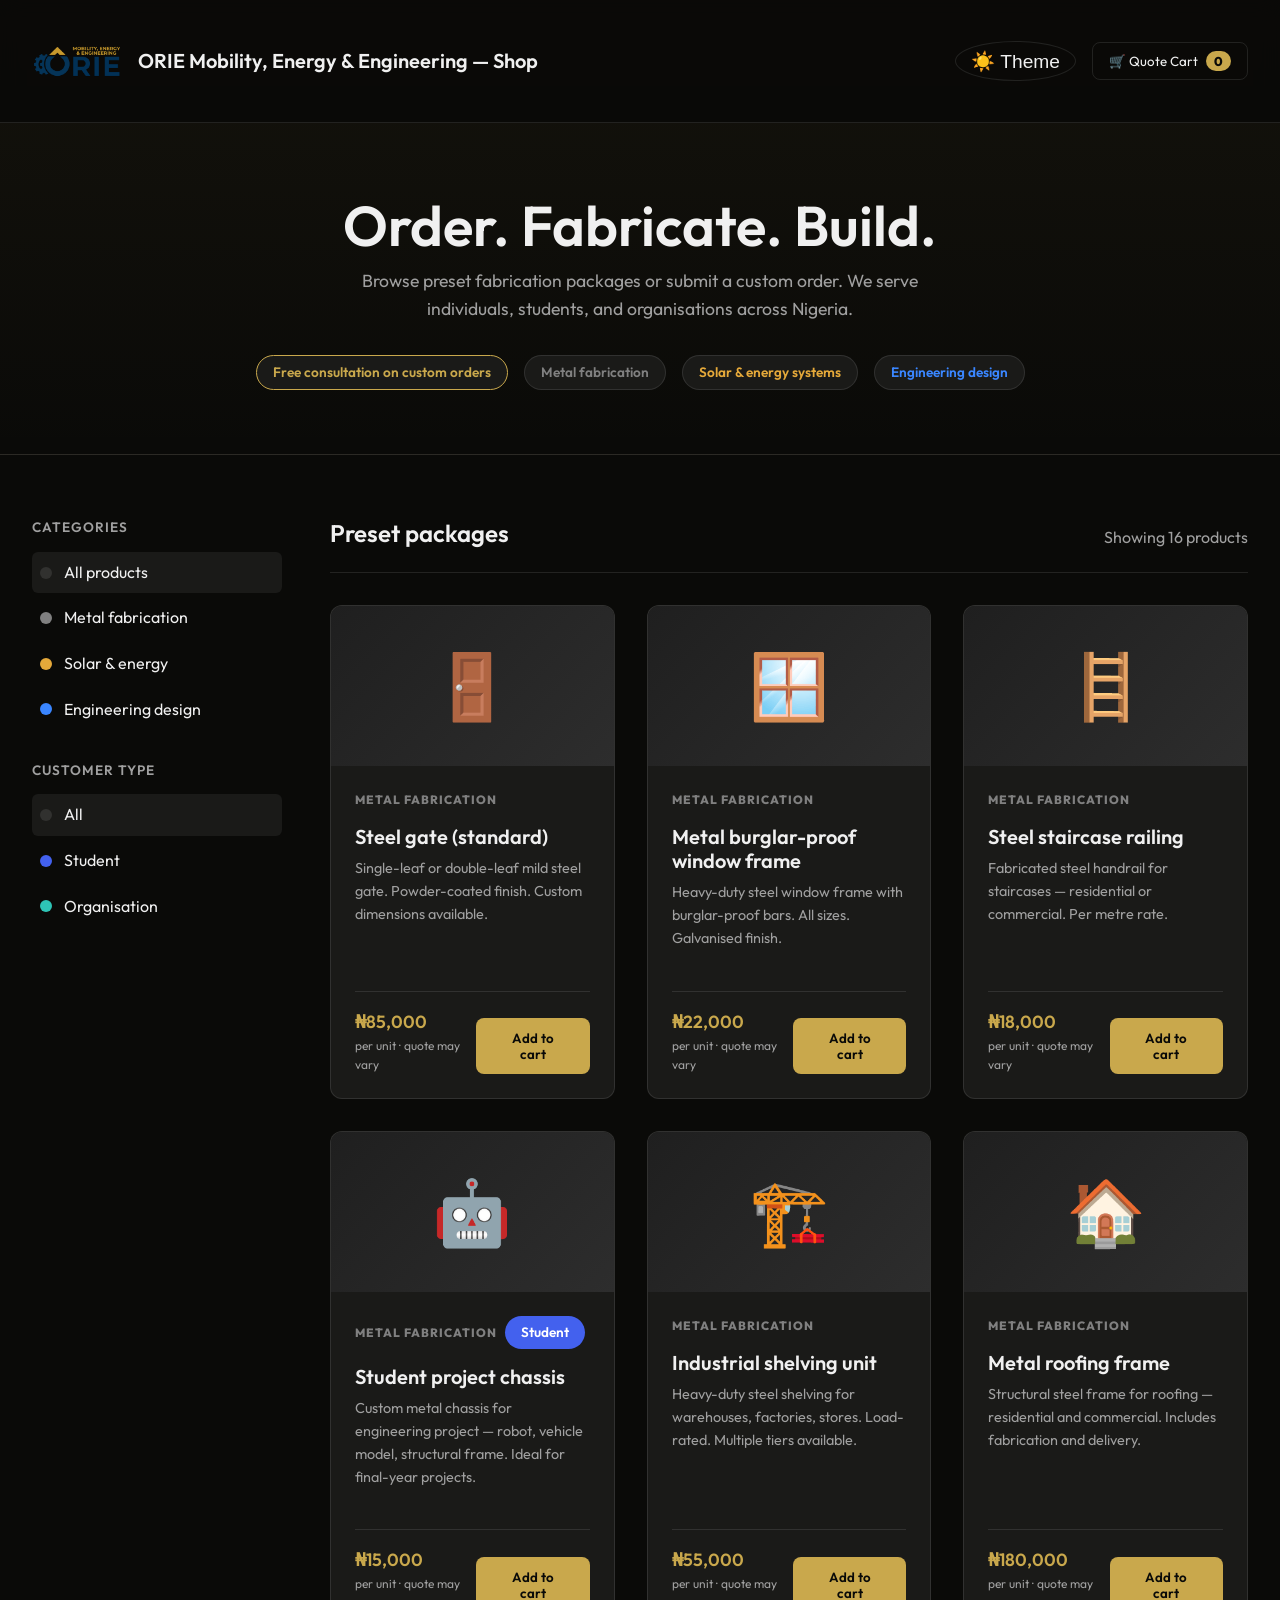
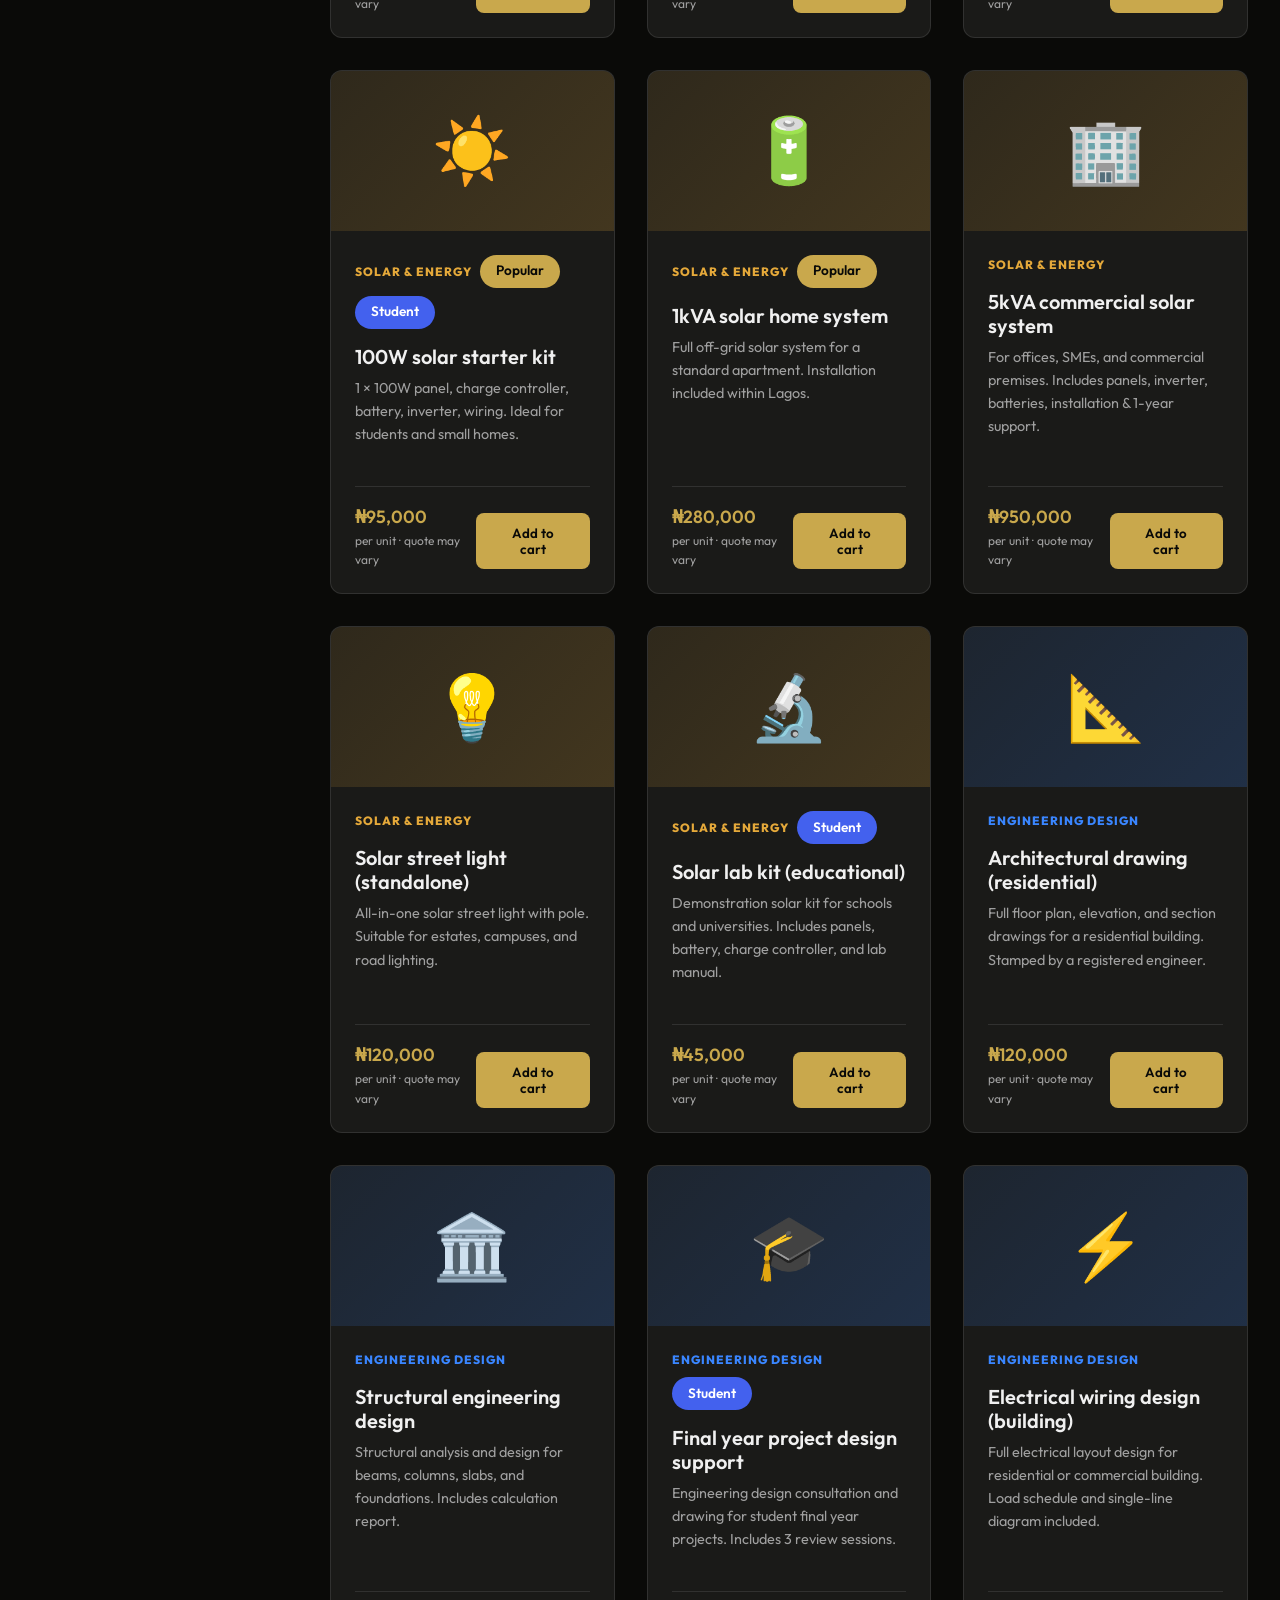
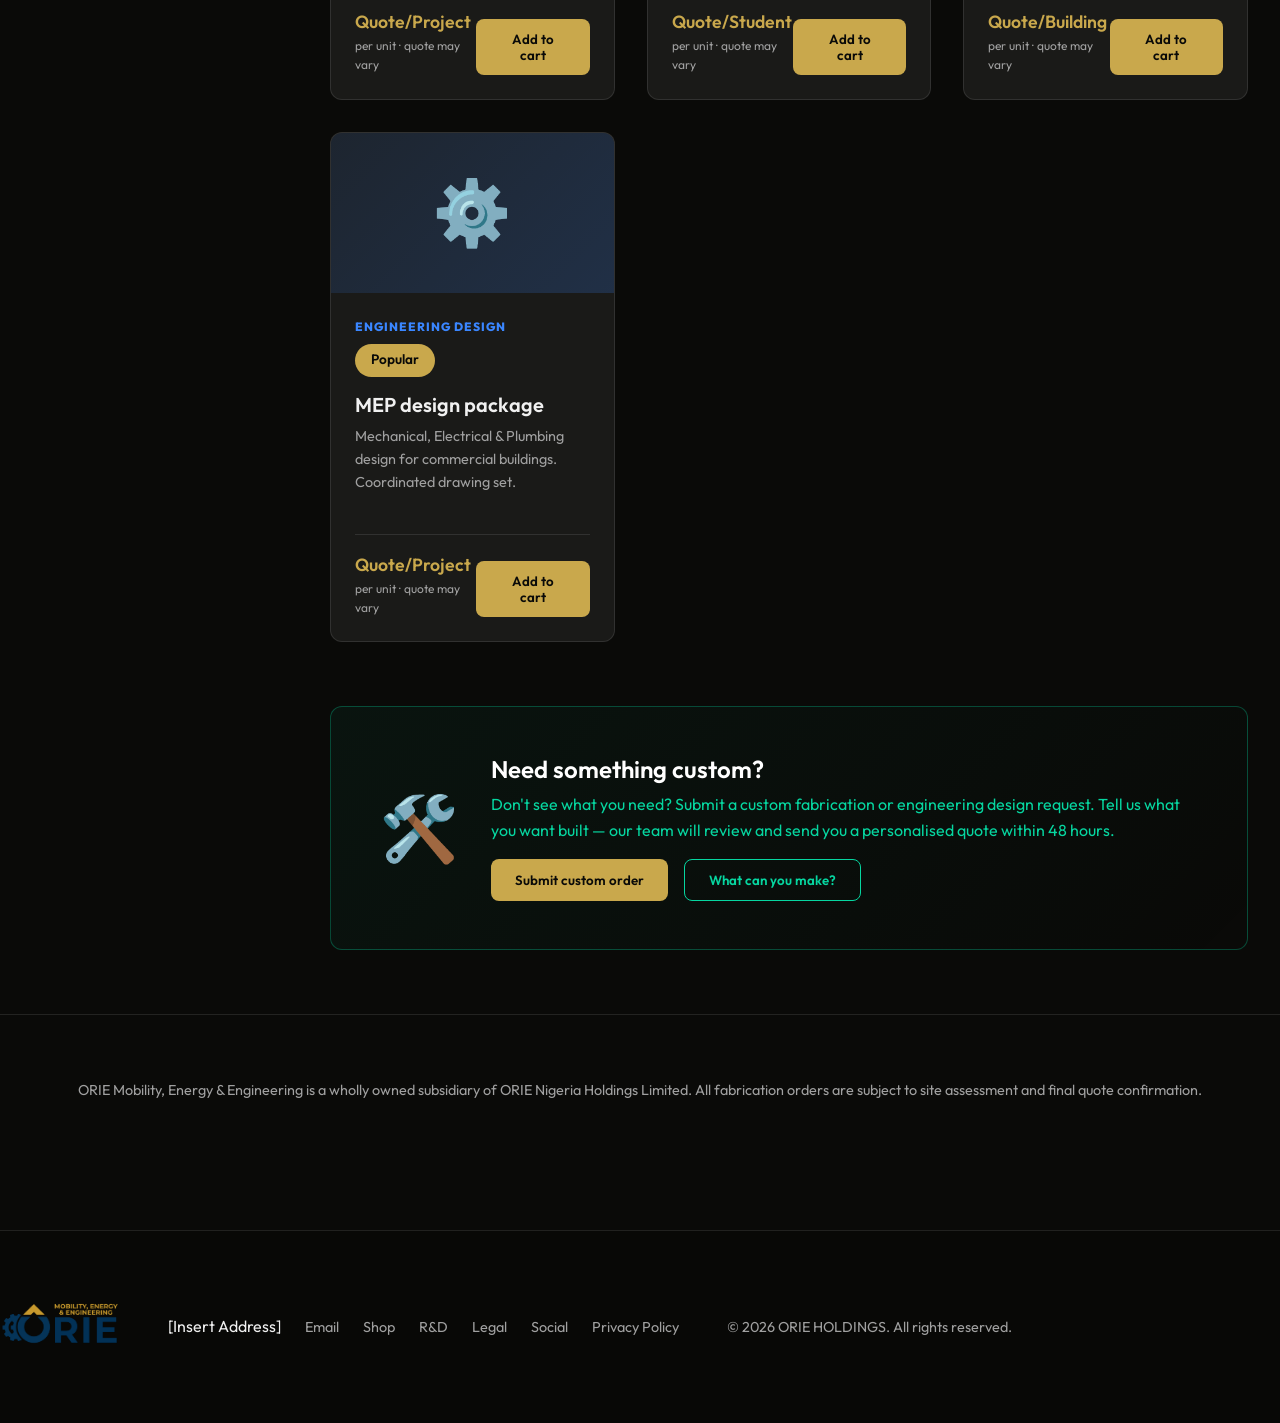
<file: shop/index.html>
<!DOCTYPE html>
<html lang="en">
<head>
  <meta charset="UTF-8">
  <meta name="viewport" content="width=device-width, initial-scale=1.0">
  <title>ORIE Mobility, Energy & Engineering — Fabrication Shop</title>
  <link href="https://fonts.googleapis.com/css2?family=Outfit:wght@300;400;600;800&display=swap" rel="stylesheet">
  <link rel="stylesheet" href="shop.css?v=2">
</head>
<body>
  <!-- Top Navigation -->
  <nav class="navbar">
    <a href="../index.html" class="nav-brand">
      <img src="../assets/ORIEmobility.png" alt="ORIE Mobility Logo" class="brand-logo">
      <span>ORIE Mobility, Energy & Engineering — Shop</span>
    </a>
    <div class="navbar-actions">
      <button class="theme-toggle" id="theme-toggle" title="Toggle Light/Dark Mode">☀️ Theme</button>
      <button class="cart-btn" id="cart-toggle">
        🛒 Quote Cart <span class="cart-badge" id="cart-badge">0</span>
      </button>
    </div>
  </nav>

  <!-- Hero Strip -->
  <section class="hero">
    <h1>Order. Fabricate. Build.</h1>
    <p>Browse preset fabrication packages or submit a custom order. We serve individuals, students, and organisations across Nigeria.</p>
    <div class="hero-badges">
      <span class="badge-pill highlight">Free consultation on custom orders</span>
      <span class="badge-pill metal">Metal fabrication</span>
      <span class="badge-pill solar">Solar & energy systems</span>
      <span class="badge-pill engineering">Engineering design</span>
    </div>
  </section>

  <!-- Two Column Layout -->
  <main class="shop-container">
    <!-- Left Sidebar -->
    <aside class="sidebar">
      <div class="filter-group">
        <h3>Categories</h3>
        <div class="filter-item active" data-filter-type="cat" data-val="all">
          <div class="filter-dot"></div> All products
        </div>
        <div class="filter-item" data-filter-type="cat" data-val="metal">
          <div class="filter-dot dot-metal"></div> Metal fabrication
        </div>
        <div class="filter-item" data-filter-type="cat" data-val="solar">
          <div class="filter-dot dot-solar"></div> Solar & energy
        </div>
        <div class="filter-item" data-filter-type="cat" data-val="eng">
          <div class="filter-dot dot-eng"></div> Engineering design
        </div>
      </div>
      
      <div class="filter-group">
        <h3>Customer Type</h3>
        <div class="filter-item active" data-filter-type="cust" data-val="all">
          <div class="filter-dot"></div> All
        </div>
        <div class="filter-item" data-filter-type="cust" data-val="student">
          <div class="filter-dot dot-student"></div> Student
        </div>
        <div class="filter-item" data-filter-type="cust" data-val="org">
          <div class="filter-dot dot-org"></div> Organisation
        </div>
      </div>
    </aside>

    <!-- Right Main Area -->
    <div class="main-content">
      
      <!-- Cart Panel -->
      <div class="cart-panel" id="cart-panel">
        <h3 style="margin-bottom: 1rem;">Your Quote Estimate</h3>
        <div id="cart-items">
          <!-- JS injected -->
        </div>
        <div class="cart-total">
          <span>Running Estimate:</span>
          <span id="cart-total-amt">₦0</span>
        </div>
        <button class="btn btn-primary" id="checkout-btn" style="width: 100%;">Request Quote & Place Order</button>
      </div>

      <!-- Section Header -->
      <div class="section-header">
        <h2>Preset packages</h2>
        <span style="color: var(--text-secondary);" id="product-count">Showing 16 products</span>
      </div>

      <!-- Product Grid -->
      <div class="product-grid" id="product-grid">
        <!-- JS injected -->
      </div>

      <!-- Custom Order Banner -->
      <div class="custom-banner">
        <div class="custom-icon">🛠️</div>
        <div>
          <h2 style="color: white;">Need something custom?</h2>
          <p style="color: var(--color-custom);">Don't see what you need? Submit a custom fabrication or engineering design request. Tell us what you want built — our team will review and send you a personalised quote within 48 hours.</p>
          <div style="display: flex; gap: 1rem; margin-top: 1rem; flex-wrap: wrap;">
            <button class="btn btn-primary" id="open-custom">Submit custom order</button>
            <button class="btn btn-outline" style="color: var(--color-custom); border-color: var(--color-custom);">What can you make?</button>
          </div>
        </div>
      </div>
    </div>
  </main>

  <div style="text-align: center; padding: 4rem 2rem; border-top: 1px solid var(--border-color); color: var(--text-secondary); font-size: 0.9rem;">
    ORIE Mobility, Energy & Engineering is a wholly owned subsidiary of ORIE Nigeria Holdings Limited. All fabrication orders are subject to site assessment and final quote confirmation.
  </div>

  <footer class="footer">
    <div class="container">
      <div class="footer-content" style="flex-wrap: wrap;">
        <div class="brand">
          <img src="../assets/ORIEmobility.png" alt="ORIE Mobility Logo" class="brand-logo">
        </div>
        <div class="footer-links" style="display: flex; gap: 1.5rem; flex-wrap: wrap; align-items: center;">
          <span>[Insert Address]</span>
          <a href="mailto:info@orieholdings.com" style="color: var(--text-secondary); text-decoration: none;">Email</a>
          <a href="index.html" style="color: var(--text-secondary); text-decoration: none;">Shop</a>
          <a href="../r-and-d.html" style="color: var(--text-secondary); text-decoration: none;">R&D</a>
          <a href="#" style="color: var(--text-secondary); text-decoration: none;">Legal</a>
          <a href="#" style="color: var(--text-secondary); text-decoration: none;">Social</a>
          <button class="nav-btn" data-target="privacy"
            style="padding: 0; background: none; border: none; color: var(--text-secondary); cursor: pointer; font-size: 0.9rem;">Privacy
            Policy</button>
        </div>
        <p>&copy; <span id="year">2026</span> ORIE HOLDINGS. All rights reserved.</p>
      </div>
    </div>
  </footer>

  <!-- Modals -->
  <!-- Custom Order Modal -->
  <div class="modal-overlay" id="custom-modal">
    <div class="modal-card">
      <h2>Custom fabrication / design request</h2>
      <p>Describe your project. We will review and send a quote within 48 hours.</p>
      
      <div class="success-msg" id="custom-success">
        Custom order received! We will review your project and contact you within 48 hours with a detailed quote.
      </div>
      
      <form id="custom-form" style="margin-top: 1.5rem;">
        <div class="form-group">
          <label>Full name</label>
          <input type="text" class="form-control" required>
        </div>
        <div class="form-group">
          <label>Email</label>
          <input type="email" class="form-control" required>
        </div>
        <div class="form-group">
          <label>Phone number</label>
          <input type="tel" class="form-control" placeholder="+234..." required>
        </div>
        <div class="form-group">
          <label>Customer type</label>
          <select class="form-control" required>
            <option value="individual">Individual</option>
            <option value="student">Student</option>
            <option value="org">Organisation or Business</option>
            <option value="gov">Government agency</option>
          </select>
        </div>
        <div class="form-group">
          <label>Category</label>
          <select class="form-control" required>
            <option value="metal">Metal fabrication</option>
            <option value="solar">Solar or energy system</option>
            <option value="eng">Engineering design</option>
            <option value="multi">Multiple or combined</option>
          </select>
        </div>
        <div class="form-group">
          <label>Project description</label>
          <textarea class="form-control" rows="4" placeholder="Describe what you want fabricated or designed. Include dimensions, quantity, materials, and any specifications if known..." required></textarea>
        </div>
        <div class="form-group">
          <label>Estimated budget in ₦ (optional)</label>
          <input type="text" class="form-control">
        </div>
        <div class="form-group">
          <label>Desired delivery date (optional)</label>
          <input type="date" class="form-control">
        </div>
        
        <div class="modal-footer">
          <button type="button" class="btn btn-outline close-modal">Cancel</button>
          <button type="submit" class="btn btn-primary">Submit request</button>
        </div>
      </form>
    </div>
  </div>

  <!-- Checkout Quote Modal -->
  <div class="modal-overlay" id="checkout-modal">
    <div class="modal-card">
      <h2>Request Quote</h2>
      <p>Enter your details to request a final quote for your selected items.</p>
      
      <div class="success-msg" id="checkout-success">
        Order request submitted! Our team will contact you within 24 hours with a full quote and timeline.
      </div>
      
      <form id="checkout-form" style="margin-top: 1.5rem;">
        <div class="form-group">
          <label>Full name</label>
          <input type="text" class="form-control" required>
        </div>
        <div class="form-group">
          <label>Email</label>
          <input type="email" class="form-control" required>
        </div>
        <div class="form-group">
          <label>Phone number</label>
          <input type="tel" class="form-control" placeholder="+234..." required>
        </div>
        <div class="modal-footer">
          <button type="button" class="btn btn-outline close-modal">Cancel</button>
          <button type="submit" class="btn btn-primary">Submit Order Request</button>
        </div>
      </form>
    </div>
  </div>

  <script src="shop.js?v=2"></script>
</body>
</html>
</file>
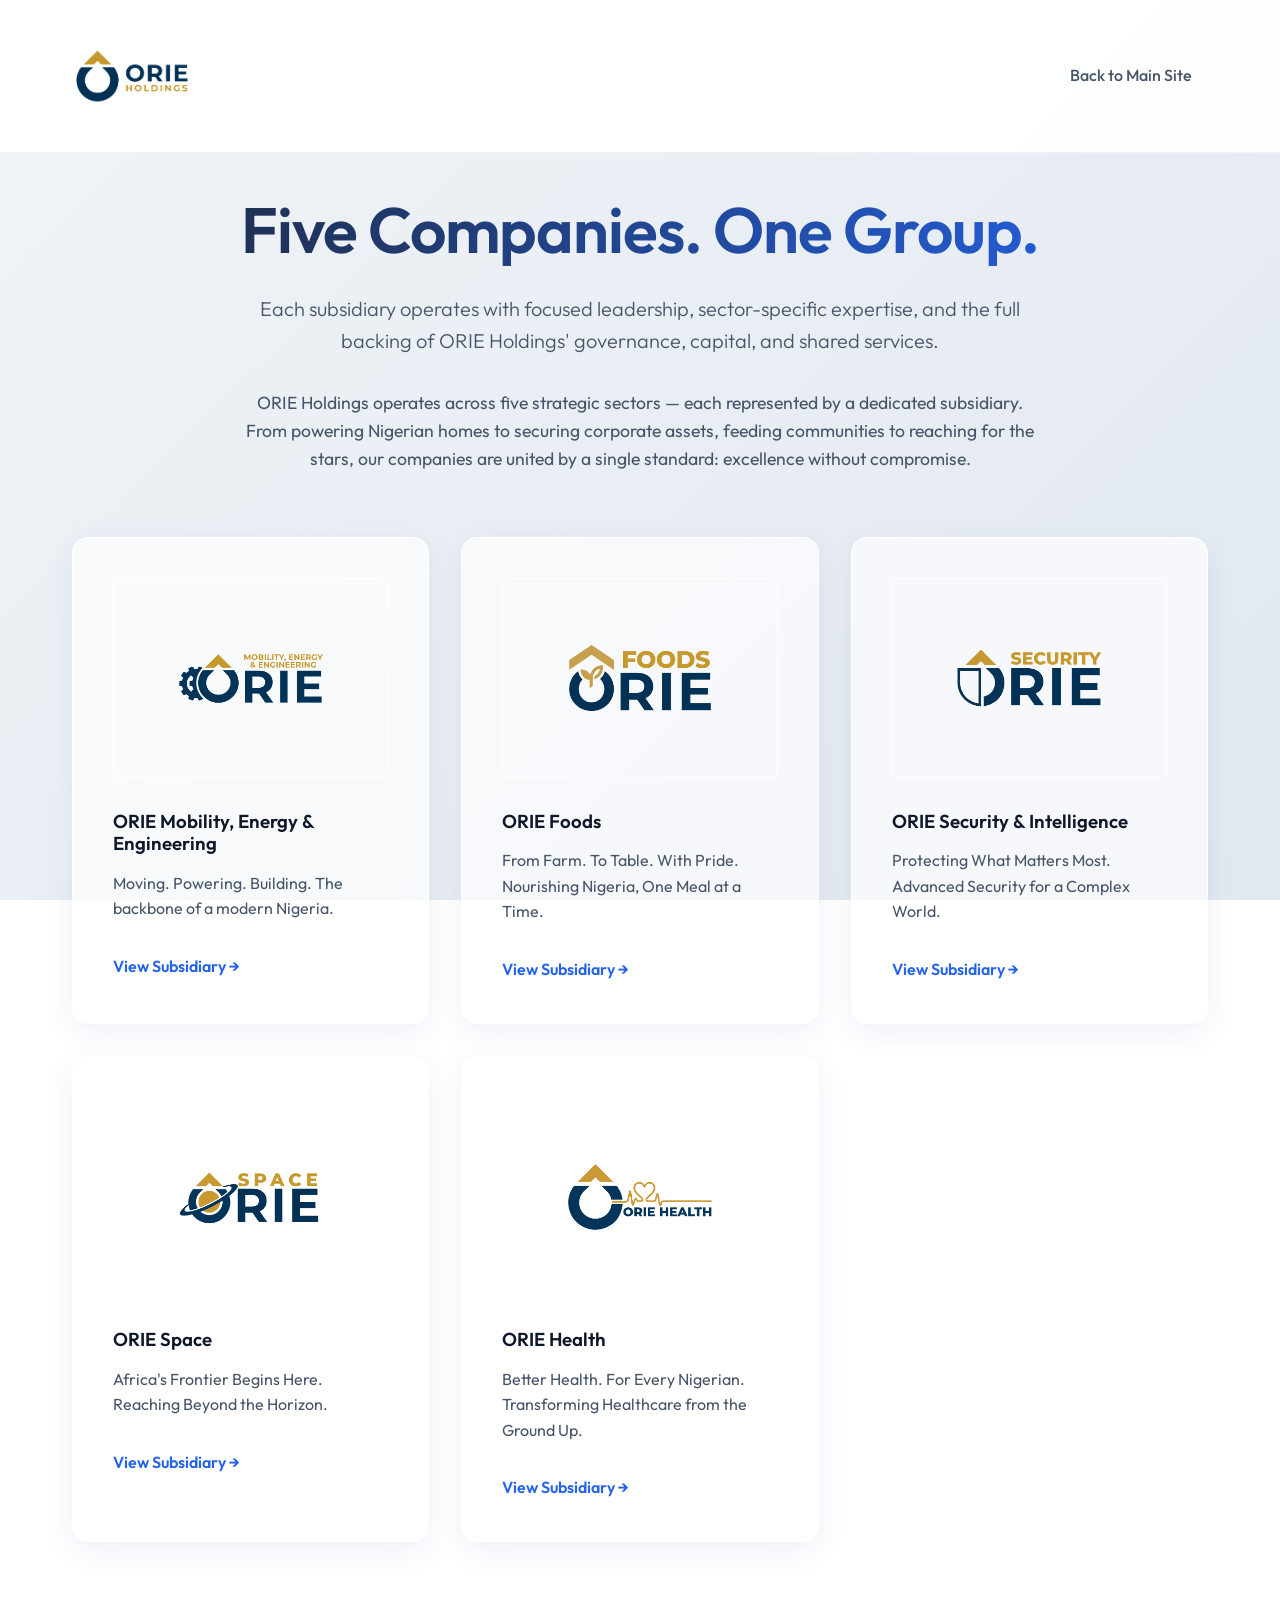
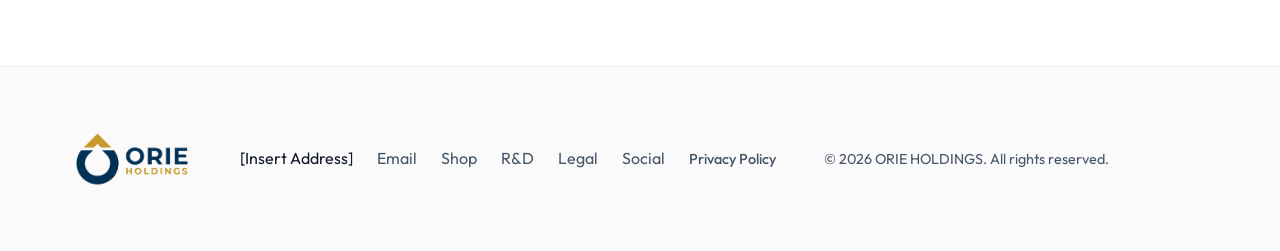
<file: subsidiaries/index.html>
<!DOCTYPE html>
<html lang="en">
<head>
  <meta charset="UTF-8">
  <meta name="viewport" content="width=device-width, initial-scale=1.0">
  <title>Our Companies - ORIE HOLDINGS</title>
  <link href="https://fonts.googleapis.com/css2?family=Outfit:wght@300;400;600;800&display=swap" rel="stylesheet">
  <link rel="stylesheet" href="../index.css">
  <style>
    .sub-hero { text-align: center; }
    .sub-hero h1 { background: linear-gradient(90deg, #1e293b, #2563eb); background-clip: text; -webkit-background-clip: text; -webkit-text-fill-color: transparent; margin-bottom: 1.5rem; }
    .navbar { background: rgba(255, 255, 255, 0.95); border-bottom: 1px solid rgba(0,0,0,0.05); }
    .sub-card { display: block; text-decoration: none; color: inherit; transition: var(--transition); }
    .sub-card:hover h3 { color: var(--accent-color); }
  </style>
</head>
<body>
  <nav class="navbar">
    <div class="nav-container">
      <a href="../index.html" class="brand" style="text-decoration: none;">
        <img src="../assets/ORIE-01.png" alt="ORIE Holdings Logo" class="brand-logo">
      </a>
      <div class="nav-links">
        <a href="../index.html" class="nav-btn" style="text-decoration: none; display: inline-block;">Back to Main Site</a>
      </div>
    </div>
  </nav>

  <main>
    <section class="sub-hero">
      <div class="container">
        <h1>Five Companies. One Group.</h1>
        <p class="lead" style="max-width: 800px; margin: 0 auto 2rem;">Each subsidiary operates with focused leadership, sector-specific expertise, and the full backing of ORIE Holdings' governance, capital, and shared services.</p>
        <p style="max-width: 800px; margin: 0 auto; color: var(--text-secondary); font-size: 1.1rem;">ORIE Holdings operates across five strategic sectors — each represented by a dedicated subsidiary. From powering Nigerian homes to securing corporate assets, feeding communities to reaching for the stars, our companies are united by a single standard: excellence without compromise.</p>
      </div>
    </section>

    <section class="page-section active" style="padding-top: 0; min-height: auto;">
      <div class="container">
        <div class="grid">
          <a href="infrastructure-mobility.html" class="card glass hover-lift sub-card">
            <img src="../assets/ORIEmobility.png" alt="Mobility, Energy & Engineering" class="card-img" style="object-fit: contain; padding: 1.5rem;">
            <h3>ORIE Mobility, Energy & Engineering</h3>
            <p>Moving. Powering. Building. The backbone of a modern Nigeria.</p>
            <span style="color: var(--accent-color); font-weight: 600; margin-top: 1rem; display: inline-block;">View Subsidiary &rarr;</span>
          </a>
          <a href="foods.html" class="card glass hover-lift sub-card">
            <img src="../assets/ORIEfoods.png" alt="Foods" class="card-img" style="object-fit: contain; padding: 1.5rem;">
            <h3>ORIE Foods</h3>
            <p>From Farm. To Table. With Pride. Nourishing Nigeria, One Meal at a Time.</p>
            <span style="color: var(--accent-color); font-weight: 600; margin-top: 1rem; display: inline-block;">View Subsidiary &rarr;</span>
          </a>
          <a href="security-intelligence.html" class="card glass hover-lift sub-card">
            <img src="../assets/ORIEsecurity.png" alt="Security & Intelligence" class="card-img" style="object-fit: contain; padding: 1.5rem;">
            <h3>ORIE Security & Intelligence</h3>
            <p>Protecting What Matters Most. Advanced Security for a Complex World.</p>
            <span style="color: var(--accent-color); font-weight: 600; margin-top: 1rem; display: inline-block;">View Subsidiary &rarr;</span>
          </a>
          <a href="space.html" class="card glass hover-lift sub-card">
            <img src="../assets/ORIEspace.png" alt="Space" class="card-img" style="object-fit: contain; padding: 1.5rem;">
            <h3>ORIE Space</h3>
            <p>Africa's Frontier Begins Here. Reaching Beyond the Horizon.</p>
            <span style="color: var(--accent-color); font-weight: 600; margin-top: 1rem; display: inline-block;">View Subsidiary &rarr;</span>
          </a>
          <a href="health.html" class="card glass hover-lift sub-card">
            <img src="../assets/ORIEhealth.png" alt="Health" class="card-img" style="object-fit: contain; padding: 1.5rem;">
            <h3>ORIE Health</h3>
            <p>Better Health. For Every Nigerian. Transforming Healthcare from the Ground Up.</p>
            <span style="color: var(--accent-color); font-weight: 600; margin-top: 1rem; display: inline-block;">View Subsidiary &rarr;</span>
          </a>
        </div>
      </div>
    </section>
  </main>
  <footer class="footer">
    <div class="container">
      <div class="footer-content" style="flex-wrap: wrap;">
        <div class="brand">
          <img src="../assets/ORIE-01.png" alt="ORIE Holdings Logo" class="brand-logo">
        </div>
        <div class="footer-links" style="display: flex; gap: 1.5rem; flex-wrap: wrap; align-items: center;">
          <span>[Insert Address]</span>
          <a href="mailto:info@orieholdings.com" style="color: var(--text-secondary); text-decoration: none;">Email</a>
          <a href="../shop/index.html" style="color: var(--text-secondary); text-decoration: none;">Shop</a>
          <a href="../r-and-d.html" style="color: var(--text-secondary); text-decoration: none;">R&D</a>
          <a href="#" style="color: var(--text-secondary); text-decoration: none;">Legal</a>
          <a href="#" style="color: var(--text-secondary); text-decoration: none;">Social</a>
          <button class="nav-btn" data-target="privacy"
            style="padding: 0; background: none; border: none; color: var(--text-secondary); cursor: pointer; font-size: 0.9rem;">Privacy
            Policy</button>
        </div>
        <p>&copy; <span id="year">2026</span> ORIE HOLDINGS. All rights reserved.</p>
      </div>
    </div>
  </footer>
</body>
</html>
</file>
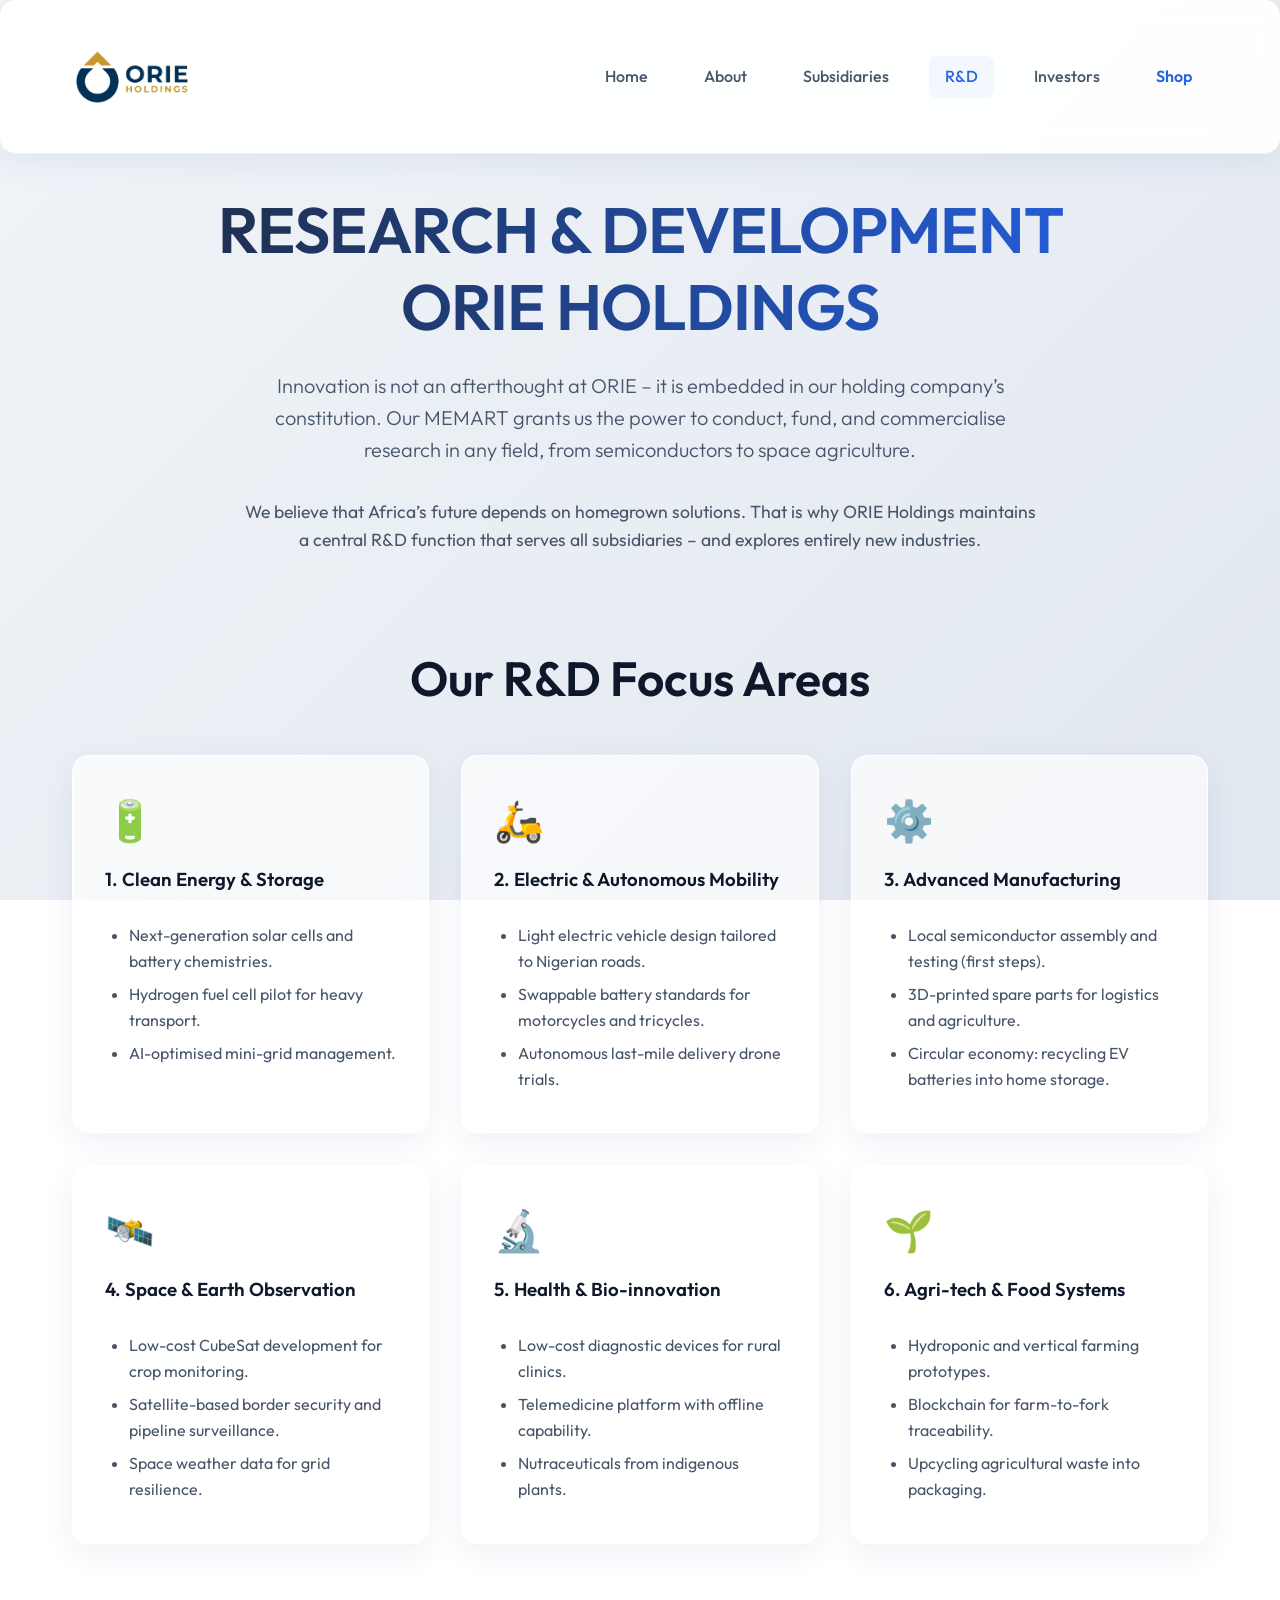
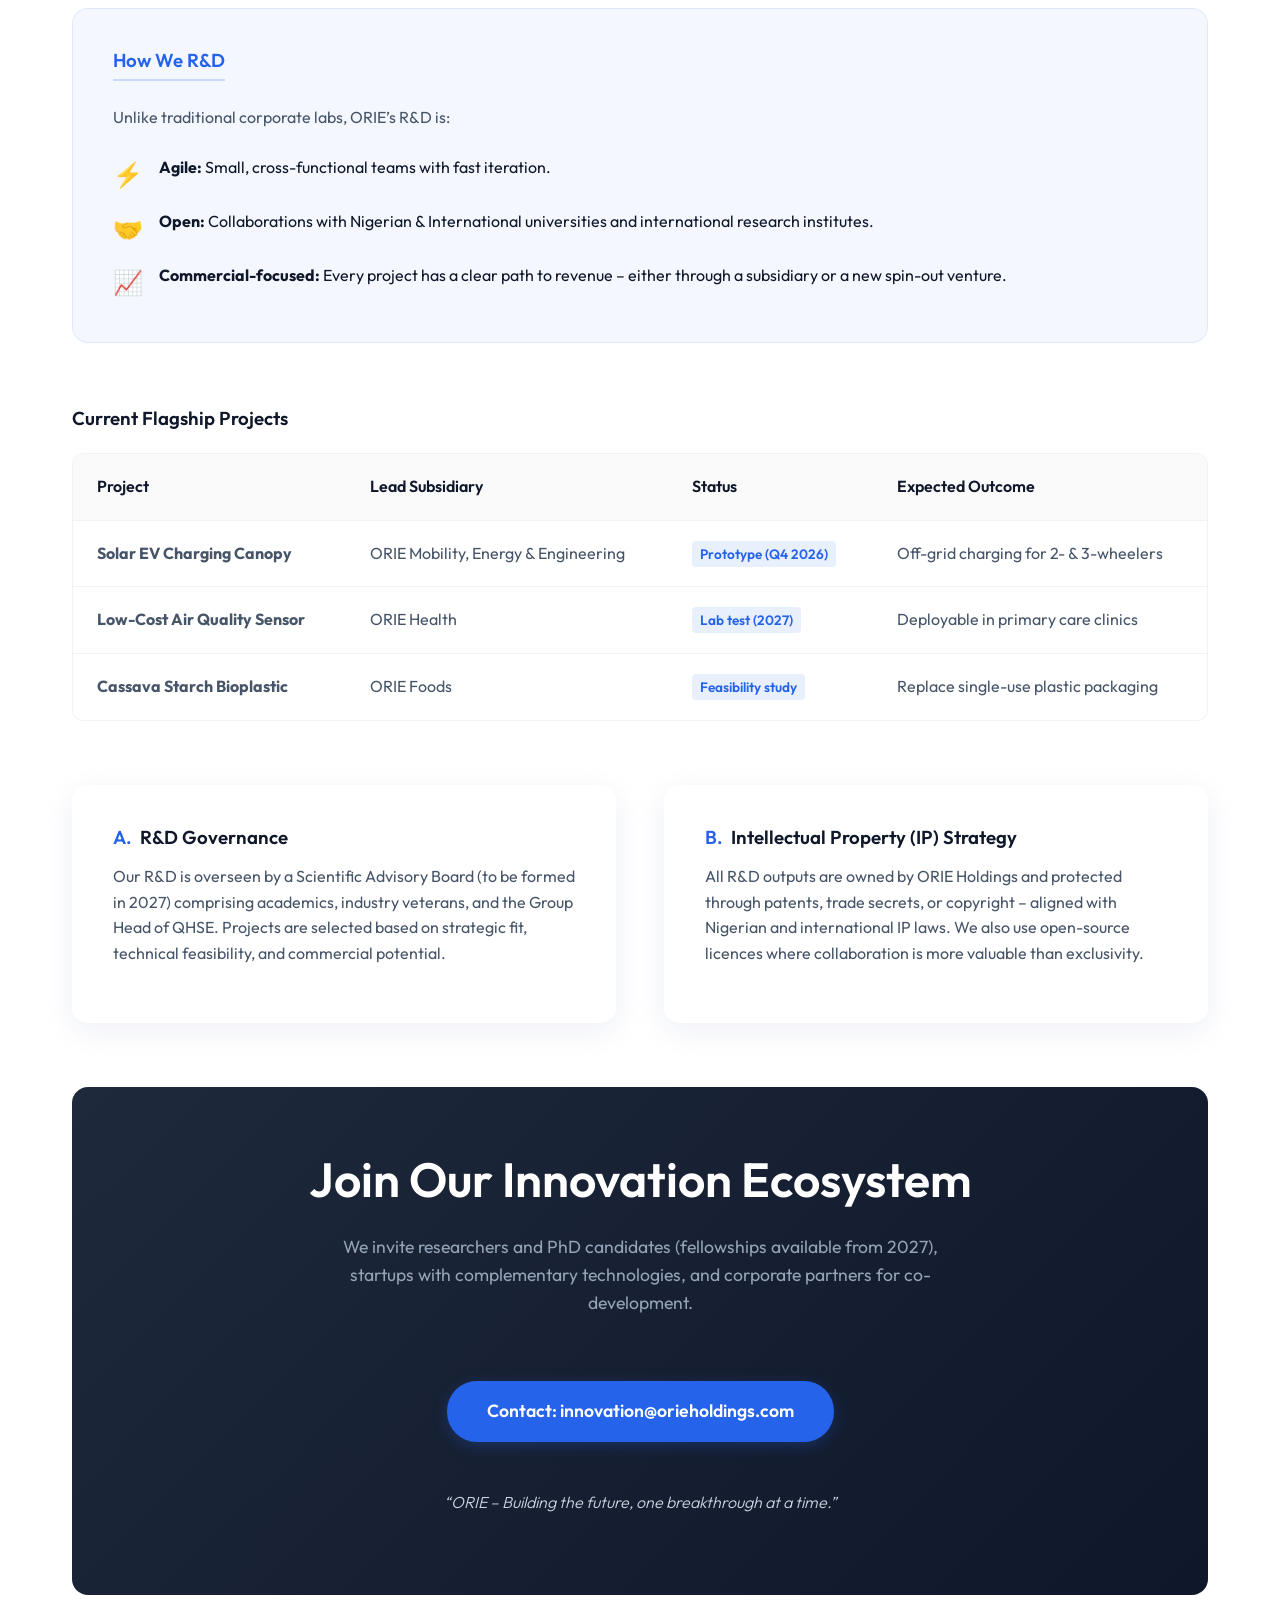
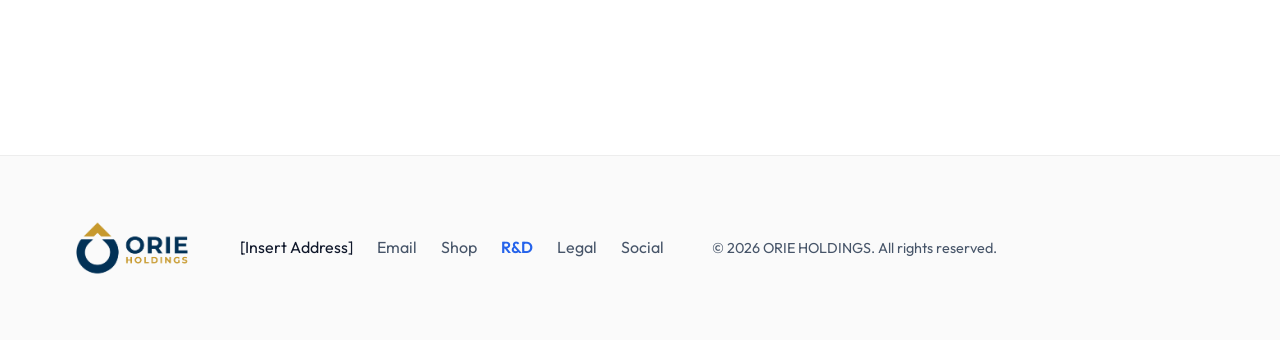
<file: r-and-d.html>
<!DOCTYPE html>
<html lang="en">
<head>
  <meta charset="UTF-8">
  <meta name="viewport" content="width=device-width, initial-scale=1.0">
  <title>ORIE HOLDINGS R&D – Innovation for Africa’s Future</title>
  <meta name="description" content="Explore how ORIE Holdings invests in clean energy, mobility, space, agri-tech, and health R&D. Homegrown solutions for global challenges.">
  <link href="https://fonts.googleapis.com/css2?family=Outfit:wght@300;400;600;800&display=swap" rel="stylesheet">
  <link rel="stylesheet" href="index.css">
  <style>
    .sub-hero h1 { background: linear-gradient(90deg, #1e293b, #2563eb); background-clip: text; -webkit-background-clip: text; -webkit-text-fill-color: transparent; margin-bottom: 1.5rem; }
    .navbar { background: rgba(255, 255, 255, 0.95); border-bottom: 1px solid rgba(0,0,0,0.05); }
    .content-grid { display: grid; grid-template-columns: repeat(auto-fit, minmax(300px, 1fr)); gap: 2rem; margin-top: 3rem; margin-bottom: 4rem; }
    .rd-card { padding: 2rem; height: 100%; display: flex; flex-direction: column; }
    .rd-icon { font-size: 2.5rem; margin-bottom: 1rem; }
    .rd-card ul { margin-left: 1.5rem; color: var(--text-secondary); margin-top: 1rem; flex-grow: 1; }
    .rd-card li { margin-bottom: 0.5rem; }
    .info-box { background: rgba(37, 99, 235, 0.05); border: 1px solid rgba(37, 99, 235, 0.1); padding: 2.5rem; border-radius: 16px; margin-bottom: 4rem; }
    .info-box h3 { color: var(--accent-color); margin-bottom: 1.5rem; border-bottom: 2px solid rgba(37, 99, 235, 0.2); padding-bottom: 0.5rem; display: inline-block; }
    .split-section { display: grid; grid-template-columns: 1fr 1fr; gap: 3rem; margin-bottom: 4rem; }
    @media (max-width: 768px) { .split-section { grid-template-columns: 1fr; } }
  </style>
</head>
<body>
  <nav class="navbar glass">
    <div class="nav-container">
      <a href="index.html" class="brand" style="text-decoration: none;">
        <img src="assets/ORIE-01.png" alt="ORIE Holdings Logo" class="brand-logo">
      </a>
      <div class="nav-links">
        <a href="index.html" class="nav-btn" style="text-decoration: none; display: inline-block;">Home</a>
        <a href="index.html#about" class="nav-btn" style="text-decoration: none; display: inline-block;">About</a>
        <a href="index.html#subsidiaries" class="nav-btn" style="text-decoration: none; display: inline-block;">Subsidiaries</a>
        <a href="r-and-d.html" class="nav-btn active" style="text-decoration: none; display: inline-block;">R&D</a>
        <a href="index.html#investors" class="nav-btn" style="text-decoration: none; display: inline-block;">Investors</a>
        <a href="shop/index.html" class="nav-btn" style="text-decoration: none; color: var(--accent-color); font-weight: 600; display: inline-block;">Shop</a>
      </div>
      <div class="mobile-menu-btn" onclick="document.querySelector('.nav-links').style.display = document.querySelector('.nav-links').style.display === 'flex' ? 'none' : 'flex';">☰</div>
    </div>
  </nav>

  <main>
    <section class="sub-hero fade-in-up">
      <div class="container">
        <h1>RESEARCH & DEVELOPMENT<br>ORIE HOLDINGS</h1>
        <p class="lead" style="max-width: 800px; margin: 0 auto 2rem;">Innovation is not an afterthought at ORIE – it is embedded in our holding company’s constitution. Our MEMART grants us the power to conduct, fund, and commercialise research in any field, from semiconductors to space agriculture.</p>
        <p style="max-width: 800px; margin: 0 auto; color: var(--text-secondary); font-size: 1.1rem;">We believe that Africa’s future depends on homegrown solutions. That is why ORIE Holdings maintains a central R&D function that serves all subsidiaries – and explores entirely new industries.</p>
      </div>
    </section>

    <section style="padding: 2rem 0 4rem;">
      <div class="container">
        <h2 style="text-align: center; margin-bottom: 1rem;">Our R&D Focus Areas</h2>
        
        <div class="content-grid fade-in-up delay-1">
          <!-- Area 1 -->
          <div class="card glass hover-lift rd-card">
            <div class="rd-icon">🔋</div>
            <h3>1. Clean Energy & Storage</h3>
            <ul>
              <li>Next-generation solar cells and battery chemistries.</li>
              <li>Hydrogen fuel cell pilot for heavy transport.</li>
              <li>AI-optimised mini-grid management.</li>
            </ul>
          </div>

          <!-- Area 2 -->
          <div class="card glass hover-lift rd-card">
            <div class="rd-icon">🛵</div>
            <h3>2. Electric & Autonomous Mobility</h3>
            <ul>
              <li>Light electric vehicle design tailored to Nigerian roads.</li>
              <li>Swappable battery standards for motorcycles and tricycles.</li>
              <li>Autonomous last-mile delivery drone trials.</li>
            </ul>
          </div>

          <!-- Area 3 -->
          <div class="card glass hover-lift rd-card">
            <div class="rd-icon">⚙️</div>
            <h3>3. Advanced Manufacturing</h3>
            <ul>
              <li>Local semiconductor assembly and testing (first steps).</li>
              <li>3D-printed spare parts for logistics and agriculture.</li>
              <li>Circular economy: recycling EV batteries into home storage.</li>
            </ul>
          </div>

          <!-- Area 4 -->
          <div class="card glass hover-lift rd-card">
            <div class="rd-icon">🛰️</div>
            <h3>4. Space & Earth Observation</h3>
            <ul>
              <li>Low-cost CubeSat development for crop monitoring.</li>
              <li>Satellite-based border security and pipeline surveillance.</li>
              <li>Space weather data for grid resilience.</li>
            </ul>
          </div>

          <!-- Area 5 -->
          <div class="card glass hover-lift rd-card">
            <div class="rd-icon">🔬</div>
            <h3>5. Health & Bio-innovation</h3>
            <ul>
              <li>Low-cost diagnostic devices for rural clinics.</li>
              <li>Telemedicine platform with offline capability.</li>
              <li>Nutraceuticals from indigenous plants.</li>
            </ul>
          </div>

          <!-- Area 6 -->
          <div class="card glass hover-lift rd-card">
            <div class="rd-icon">🌱</div>
            <h3>6. Agri-tech & Food Systems</h3>
            <ul>
              <li>Hydroponic and vertical farming prototypes.</li>
              <li>Blockchain for farm-to-fork traceability.</li>
              <li>Upcycling agricultural waste into packaging.</li>
            </ul>
          </div>
        </div>

        <!-- How We R&D -->
        <div class="info-box fade-in-up delay-2">
          <h3>How We R&D</h3>
          <p style="margin-bottom: 1.5rem;">Unlike traditional corporate labs, ORIE’s R&D is:</p>
          <ul style="list-style: none; margin: 0; padding: 0;">
            <li style="margin-bottom: 1rem; display: flex; align-items: flex-start; gap: 1rem;">
              <span style="font-size: 1.5rem;">⚡</span>
              <div><strong style="color: var(--text-primary);">Agile:</strong> Small, cross-functional teams with fast iteration.</div>
            </li>
            <li style="margin-bottom: 1rem; display: flex; align-items: flex-start; gap: 1rem;">
              <span style="font-size: 1.5rem;">🤝</span>
              <div><strong style="color: var(--text-primary);">Open:</strong> Collaborations with Nigerian & International universities and international research institutes.</div>
            </li>
            <li style="display: flex; align-items: flex-start; gap: 1rem;">
              <span style="font-size: 1.5rem;">📈</span>
              <div><strong style="color: var(--text-primary);">Commercial-focused:</strong> Every project has a clear path to revenue – either through a subsidiary or a new spin-out venture.</div>
            </li>
          </ul>
        </div>

        <!-- Flagship Projects -->
        <h3 style="margin-bottom: 1.5rem;">Current Flagship Projects</h3>
        <div class="table-container fade-in-up delay-3" style="margin-bottom: 4rem;">
          <table class="data-table">
            <thead>
              <tr>
                <th>Project</th>
                <th>Lead Subsidiary</th>
                <th>Status</th>
                <th>Expected Outcome</th>
              </tr>
            </thead>
            <tbody>
              <tr>
                <td><strong>Solar EV Charging Canopy</strong></td>
                <td>ORIE Mobility, Energy & Engineering</td>
                <td><span style="background: rgba(37,99,235,0.1); color: var(--accent-color); padding: 4px 8px; border-radius: 4px; font-size: 0.85rem; font-weight: 600;">Prototype (Q4 2026)</span></td>
                <td>Off-grid charging for 2- & 3-wheelers</td>
              </tr>
              <tr>
                <td><strong>Low-Cost Air Quality Sensor</strong></td>
                <td>ORIE Health</td>
                <td><span style="background: rgba(37,99,235,0.1); color: var(--accent-color); padding: 4px 8px; border-radius: 4px; font-size: 0.85rem; font-weight: 600;">Lab test (2027)</span></td>
                <td>Deployable in primary care clinics</td>
              </tr>
              <tr>
                <td><strong>Cassava Starch Bioplastic</strong></td>
                <td>ORIE Foods</td>
                <td><span style="background: rgba(37,99,235,0.1); color: var(--accent-color); padding: 4px 8px; border-radius: 4px; font-size: 0.85rem; font-weight: 600;">Feasibility study</span></td>
                <td>Replace single-use plastic packaging</td>
              </tr>
            </tbody>
          </table>
        </div>

        <!-- Governance & IP -->
        <div class="split-section fade-in-up delay-4">
          <div class="card glass hover-lift">
            <h3 style="display: flex; align-items: center; gap: 0.5rem;"><span style="color: var(--accent-color);">A.</span> R&D Governance</h3>
            <p>Our R&D is overseen by a Scientific Advisory Board (to be formed in 2027) comprising academics, industry veterans, and the Group Head of QHSE. Projects are selected based on strategic fit, technical feasibility, and commercial potential.</p>
          </div>
          <div class="card glass hover-lift">
            <h3 style="display: flex; align-items: center; gap: 0.5rem;"><span style="color: var(--accent-color);">B.</span> Intellectual Property (IP) Strategy</h3>
            <p>All R&D outputs are owned by ORIE Holdings and protected through patents, trade secrets, or copyright – aligned with Nigerian and international IP laws. We also use open-source licences where collaboration is more valuable than exclusivity.</p>
          </div>
        </div>

        <!-- Call to action -->
        <div class="card" style="background: linear-gradient(135deg, #1e293b, #0f172a); color: white; text-align: center; border-radius: 16px; padding: 4rem 2rem; margin-bottom: 2rem;">
          <h2 style="color: white; margin-bottom: 1.5rem;">Join Our Innovation Ecosystem</h2>
          <p style="color: #94a3b8; max-width: 600px; margin: 0 auto 2rem; font-size: 1.1rem;">We invite researchers and PhD candidates (fellowships available from 2027), startups with complementary technologies, and corporate partners for co-development.</p>
          <a href="mailto:innovation@orieholdings.com" class="cta-btn primary" style="text-decoration: none; display: inline-block;">Contact: innovation@orieholdings.com</a>
          <p style="margin-top: 3rem; font-style: italic; font-weight: 300; color: #cbd5e1;">“ORIE – Building the future, one breakthrough at a time.”</p>
        </div>

      </div>
    </section>
  </main>

  <footer class="footer">
    <div class="container">
      <div class="footer-content" style="flex-wrap: wrap;">
        <div class="brand">
          <img src="assets/ORIE-01.png" alt="ORIE Holdings Logo" class="brand-logo">
        </div>
        <div class="footer-links" style="display: flex; gap: 1.5rem; flex-wrap: wrap; align-items: center;">
          <span>[Insert Address]</span>
          <a href="mailto:info@orieholdings.com" style="color: var(--text-secondary); text-decoration: none;">Email</a>
          <a href="shop/index.html" style="color: var(--text-secondary); text-decoration: none;">Shop</a>
          <a href="r-and-d.html" style="color: var(--accent-color); text-decoration: none; font-weight: 600;">R&D</a>
          <a href="#" style="color: var(--text-secondary); text-decoration: none;">Legal</a>
          <a href="#" style="color: var(--text-secondary); text-decoration: none;">Social</a>
        </div>
        <p>&copy; <span id="year">2026</span> ORIE HOLDINGS. All rights reserved.</p>
      </div>
    </div>
  </footer>
</body>
</html>
</file>
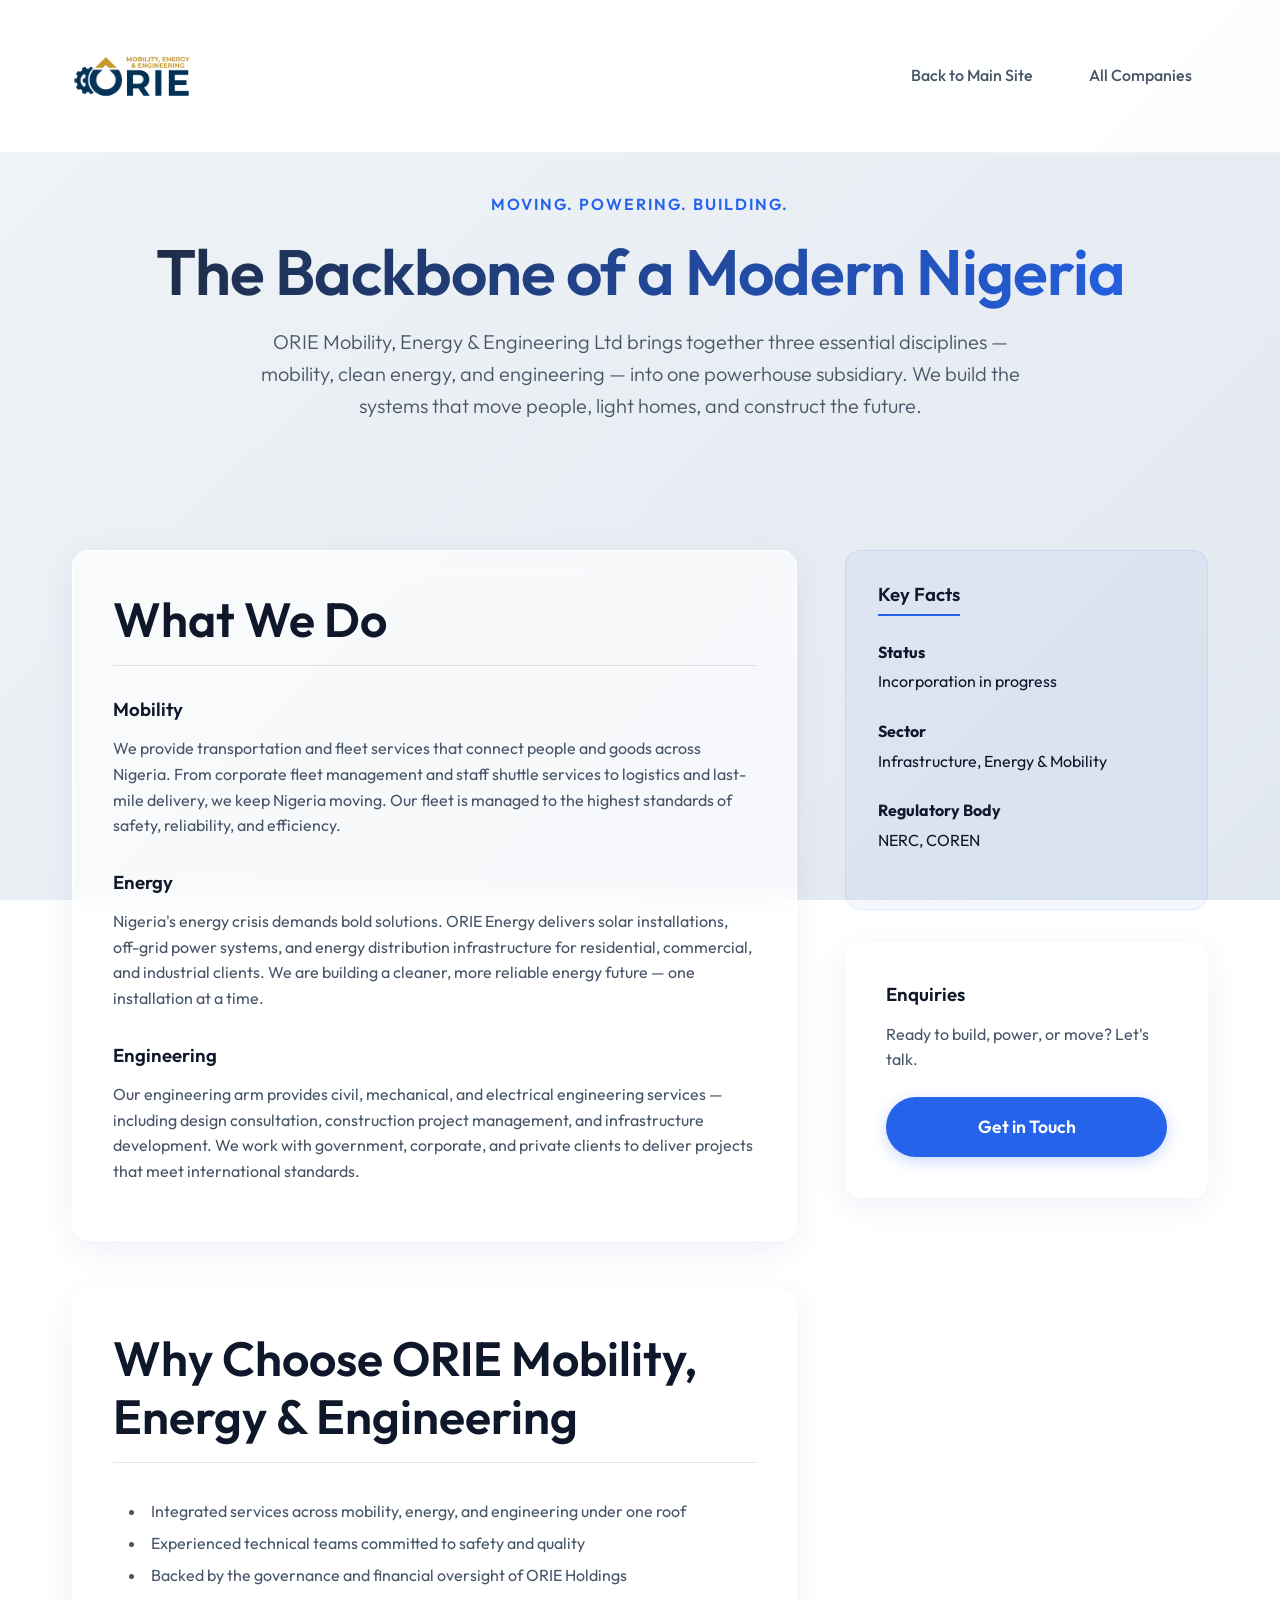
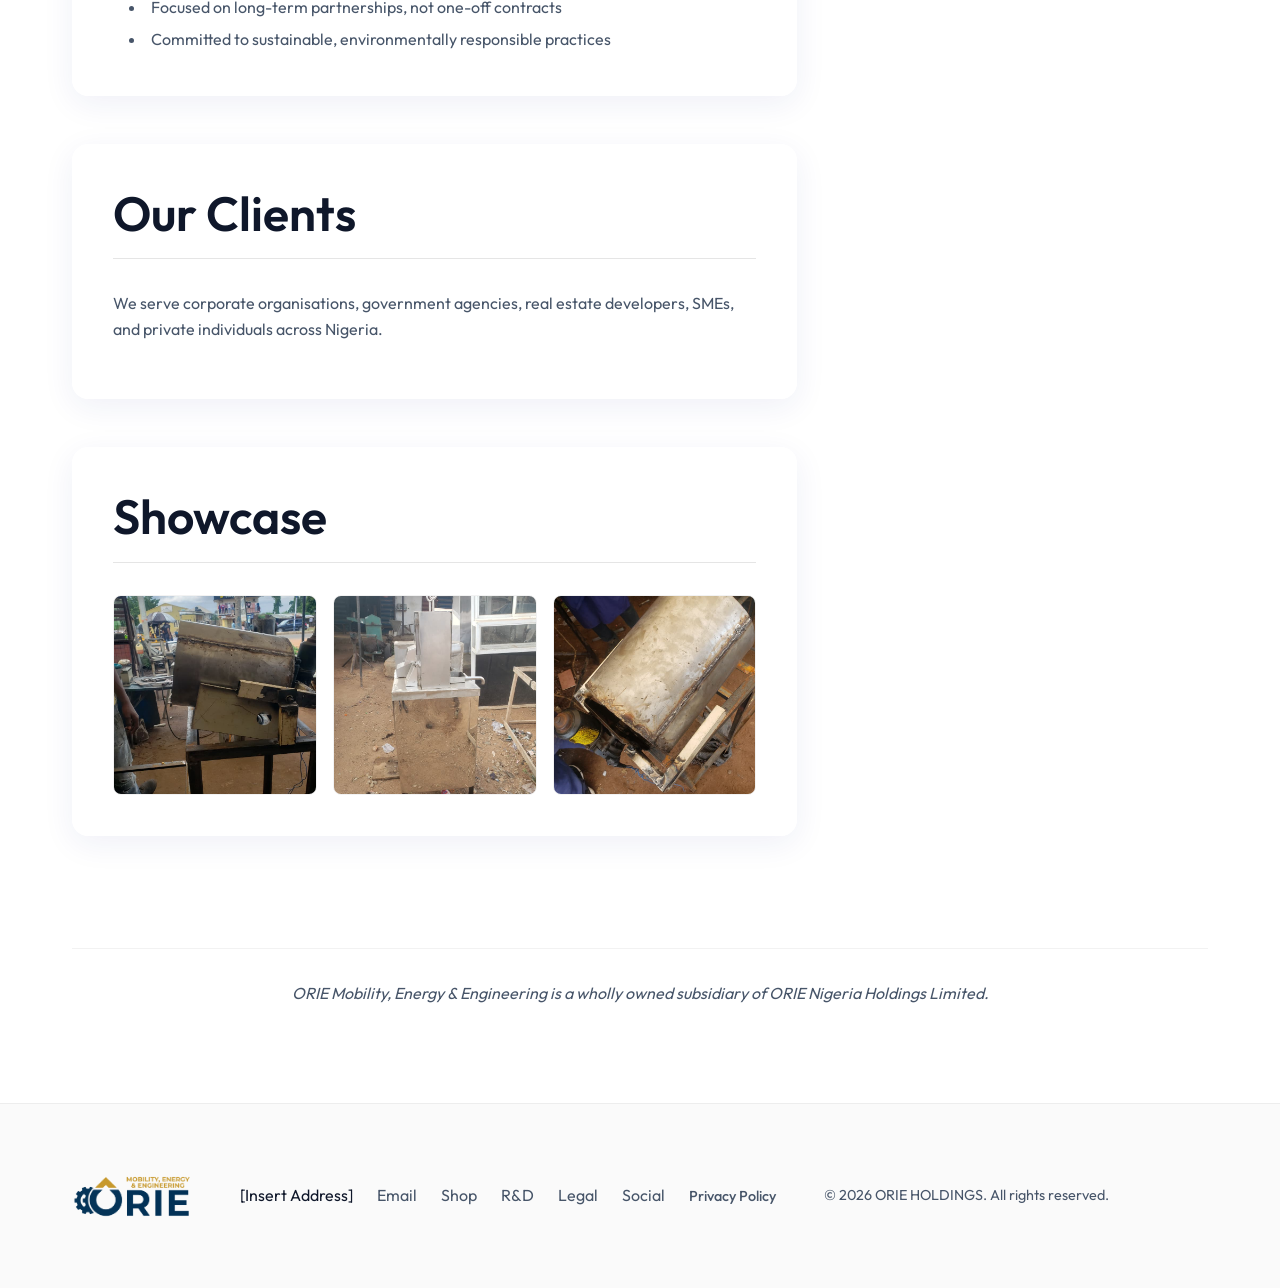
<file: subsidiaries/infrastructure-mobility.html>
<!DOCTYPE html>
<html lang="en">
<head>
  <meta charset="UTF-8">
  <meta name="viewport" content="width=device-width, initial-scale=1.0">
  <title>ORIE Mobility, Energy & Engineering - ORIE HOLDINGS</title>
  <link href="https://fonts.googleapis.com/css2?family=Outfit:wght@300;400;600;800&display=swap" rel="stylesheet">
  <link rel="stylesheet" href="../index.css">
  <style>
    .sub-hero { text-align: center; }
    .sub-hero h1 { margin-bottom: 1rem; background: linear-gradient(90deg, #1e293b, #2563eb); background-clip: text; -webkit-background-clip: text; -webkit-text-fill-color: transparent; }
    .sub-hero p.lead { max-width: 800px; margin: 0 auto; }
    .tagline { font-weight: 600; color: var(--accent-color); text-transform: uppercase; letter-spacing: 2px; margin-bottom: 1rem; display: block; }
    .content-grid { display: grid; grid-template-columns: 2fr 1fr; gap: 3rem; margin-top: 4rem; }
    @media (max-width: 768px) { .content-grid { grid-template-columns: 1fr; } }
    .key-facts { background: rgba(37, 99, 235, 0.05); border: 1px solid rgba(37, 99, 235, 0.1); padding: 2rem; border-radius: 16px; }
    .key-facts h3 { margin-bottom: 1.5rem; border-bottom: 2px solid var(--accent-color); padding-bottom: 0.5rem; display: inline-block; }
    .fact-item { margin-bottom: 1.5rem; }
    .fact-item strong { display: block; color: var(--text-primary); margin-bottom: 0.25rem; }
    .section-block { margin-bottom: 3rem; }
    .section-block h3 { color: var(--text-primary); margin-bottom: 1rem; margin-top: 2rem; }
    .section-block ul { list-style-position: inside; margin-left: 1rem; color: var(--text-secondary); line-height: 2; }
    .footer-note { text-align: center; padding: 2rem; font-style: italic; color: var(--text-secondary); border-top: 1px solid rgba(0,0,0,0.05); margin-top: 4rem; }
    .navbar { background: rgba(255, 255, 255, 0.95); border-bottom: 1px solid rgba(0,0,0,0.05); }
  </style>
</head>
<body>
  <nav class="navbar">
    <div class="nav-container">
      <a href="../index.html" class="brand" style="text-decoration: none;">
        <img src="../assets/ORIEmobility.png" alt="ORIE Mobility Logo" class="brand-logo">
      </a>
      <div class="nav-links">
        <a href="../index.html" class="nav-btn" style="text-decoration: none; display: inline-block;">Back to Main Site</a>
        <a href="index.html" class="nav-btn" style="text-decoration: none; display: inline-block;">All Companies</a>
      </div>
    </div>
  </nav>

  <main>
    <section class="sub-hero">
      <div class="container">
        <span class="tagline">Moving. Powering. Building.</span>
        <h1>The Backbone of a Modern Nigeria</h1>
        <p class="lead">ORIE Mobility, Energy & Engineering Ltd brings together three essential disciplines — mobility, clean energy, and engineering — into one powerhouse subsidiary. We build the systems that move people, light homes, and construct the future.</p>
      </div>
    </section>

    <div class="container">
      <div class="content-grid">
        <div class="main-content">
          <div class="section-block glass card">
            <h2 style="border-bottom: 1px solid rgba(0,0,0,0.1); padding-bottom: 1rem; margin-bottom: 2rem;">What We Do</h2>
            
            <h3>Mobility</h3>
            <p>We provide transportation and fleet services that connect people and goods across Nigeria. From corporate fleet management and staff shuttle services to logistics and last-mile delivery, we keep Nigeria moving. Our fleet is managed to the highest standards of safety, reliability, and efficiency.</p>
            
            <h3>Energy</h3>
            <p>Nigeria's energy crisis demands bold solutions. ORIE Energy delivers solar installations, off-grid power systems, and energy distribution infrastructure for residential, commercial, and industrial clients. We are building a cleaner, more reliable energy future — one installation at a time.</p>
            
            <h3>Engineering</h3>
            <p>Our engineering arm provides civil, mechanical, and electrical engineering services — including design consultation, construction project management, and infrastructure development. We work with government, corporate, and private clients to deliver projects that meet international standards.</p>
          </div>

          <div class="section-block glass card">
            <h2 style="border-bottom: 1px solid rgba(0,0,0,0.1); padding-bottom: 1rem; margin-bottom: 2rem;">Why Choose ORIE Mobility, Energy & Engineering</h2>
            <ul>
              <li>Integrated services across mobility, energy, and engineering under one roof</li>
              <li>Experienced technical teams committed to safety and quality</li>
              <li>Backed by the governance and financial oversight of ORIE Holdings</li>
              <li>Focused on long-term partnerships, not one-off contracts</li>
              <li>Committed to sustainable, environmentally responsible practices</li>
            </ul>
          </div>
          
          <div class="section-block glass card">
            <h2 style="border-bottom: 1px solid rgba(0,0,0,0.1); padding-bottom: 1rem; margin-bottom: 2rem;">Our Clients</h2>
            <p>We serve corporate organisations, government agencies, real estate developers, SMEs, and private individuals across Nigeria.</p>
          </div>

          <div class="section-block glass card">
            <h2 style="border-bottom: 1px solid rgba(0,0,0,0.1); padding-bottom: 1rem; margin-bottom: 2rem;">Showcase</h2>
            <div style="display: grid; grid-template-columns: repeat(auto-fit, minmax(200px, 1fr)); gap: 1rem;">
              <img src="../assets/f1.jpeg" alt="Mobility Showcase" style="width: 100%; height: 200px; object-fit: cover; border-radius: 8px; border: 1px solid rgba(0,0,0,0.05);">
              <img src="../assets/f2.jpeg" alt="Engineering Showcase" style="width: 100%; height: 200px; object-fit: cover; border-radius: 8px; border: 1px solid rgba(0,0,0,0.05);">
              <img src="../assets/f3.jpeg" alt="Energy Showcase" style="width: 100%; height: 200px; object-fit: cover; border-radius: 8px; border: 1px solid rgba(0,0,0,0.05);">
            </div>
          </div>
        </div>
        
        <div class="sidebar">
          <div class="key-facts">
            <h3>Key Facts</h3>
            <div class="fact-item">
              <strong>Status</strong>
              Incorporation in progress
            </div>
            <div class="fact-item">
              <strong>Sector</strong>
              Infrastructure, Energy & Mobility
            </div>
            <div class="fact-item">
              <strong>Regulatory Body</strong>
              NERC, COREN
            </div>
          </div>
          
          <div class="card glass" style="margin-top: 2rem;">
            <h3>Enquiries</h3>
            <p style="margin-bottom: 1.5rem;">Ready to build, power, or move? Let's talk.</p>
            <a href="mailto:energy@orieholdings.com" class="cta-btn primary full-width" style="text-align: center; text-decoration: none; margin-top: 0;">Get in Touch</a>
          </div>
        </div>
      </div>
    </div>
  </main>
  
  <div class="container">
    <div class="footer-note">
      ORIE Mobility, Energy & Engineering is a wholly owned subsidiary of ORIE Nigeria Holdings Limited.
    </div>
  </div>
  <footer class="footer">
    <div class="container">
      <div class="footer-content" style="flex-wrap: wrap;">
        <div class="brand">
          <img src="../assets/ORIEmobility.png" alt="ORIE Mobility Logo" class="brand-logo">
        </div>
        <div class="footer-links" style="display: flex; gap: 1.5rem; flex-wrap: wrap; align-items: center;">
          <span>[Insert Address]</span>
          <a href="mailto:info@orieholdings.com" style="color: var(--text-secondary); text-decoration: none;">Email</a>
          <a href="../shop/index.html" style="color: var(--text-secondary); text-decoration: none;">Shop</a>
          <a href="../r-and-d.html" style="color: var(--text-secondary); text-decoration: none;">R&D</a>
          <a href="#" style="color: var(--text-secondary); text-decoration: none;">Legal</a>
          <a href="#" style="color: var(--text-secondary); text-decoration: none;">Social</a>
          <button class="nav-btn" data-target="privacy"
            style="padding: 0; background: none; border: none; color: var(--text-secondary); cursor: pointer; font-size: 0.9rem;">Privacy
            Policy</button>
        </div>
        <p>&copy; <span id="year">2026</span> ORIE HOLDINGS. All rights reserved.</p>
      </div>
    </div>
  </footer>
</body>
</html>
</file>
<file: shop/shop.css>
/* shop/shop.css */
:root {
  --bg-dark: #0A0A08;
  --bg-panel: #141412;
  --bg-card: #1A1A18;
  --text-primary: #F0F0F0;
  --text-secondary: #A0A0A0;
  --accent-gold: #C9A84C;
  --accent-gold-hover: #b59542;
  --color-metal: #808080;
  --color-solar: #E5A93A;
  --color-engineering: #3A86FF;
  --color-custom: #06D6A0;
  --color-student: #4361EE;
  --color-org: #2EC4B6;
  --color-success: #2A9D8F;
  --border-color: rgba(255, 255, 255, 0.1);
  --nav-bg: rgba(10, 10, 8, 0.95);
  --footer-bg: rgba(0, 0, 0, 0.2);
  --form-bg: rgba(255, 255, 255, 0.05);
  --form-focus: rgba(255, 255, 255, 0.08);
  --modal-bg: rgba(0, 0, 0, 0.8);
  --metal-grad-1: #1f1f1f;
  --metal-grad-2: #2d2d2d;
  --font-main: 'Outfit', sans-serif;
  --transition: all 0.3s ease;
}

[data-theme="light"] {
  --bg-dark: #F8F9FA;
  --bg-panel: #FFFFFF;
  --bg-card: #FFFFFF;
  --text-primary: #1A1A18;
  --text-secondary: #5A5A5A;
  --border-color: rgba(0, 0, 0, 0.1);
  --nav-bg: rgba(255, 255, 255, 0.95);
  --footer-bg: rgba(0, 0, 0, 0.03);
  --form-bg: rgba(0, 0, 0, 0.03);
  --form-focus: rgba(0, 0, 0, 0.06);
  --modal-bg: rgba(255, 255, 255, 0.8);
  --metal-grad-1: #e0e0e0;
  --metal-grad-2: #f5f5f5;
}

* {
  box-sizing: border-box;
  margin: 0;
  padding: 0;
}

body {
  font-family: var(--font-main);
  background-color: var(--bg-dark);
  color: var(--text-primary);
  line-height: 1.6;
}

/* Typography */
h1, h2, h3, h4 { font-weight: 600; line-height: 1.2; margin-bottom: 0.5rem; }
h1 { font-size: clamp(2rem, 5vw, 3.5rem); }
p { color: var(--text-secondary); margin-bottom: 1rem; }

/* Navigation */
.navbar {
  position: fixed;
  top: 0;
  width: 100%;
  background: var(--nav-bg);
  backdrop-filter: blur(10px);
  -webkit-backdrop-filter: blur(10px);
  border-bottom: 1px solid var(--border-color);
  z-index: 100;
  display: flex;
  justify-content: space-between;
  align-items: center;
  padding: 1rem 2rem;
}
.nav-brand {
  font-size: 1.25rem;
  font-weight: 600;
  color: var(--text-primary);
  text-decoration: none;
  display: flex;
  align-items: center;
  gap: 1rem;
}
.nav-brand img { height: 90px; object-fit: contain; }
@media(max-width: 768px) {
  .nav-brand span { display: none; }
}
.cart-btn {
  background: transparent;
  border: 1px solid var(--border-color);
  color: var(--text-primary);
  padding: 0.5rem 1rem;
  border-radius: 8px;
  cursor: pointer;
  display: flex;
  align-items: center;
  gap: 0.5rem;
  transition: var(--transition);
  font-family: var(--font-main);
}
.cart-btn:hover { border-color: var(--accent-gold); }
.cart-badge {
  background: var(--accent-gold);
  color: var(--bg-dark);
  font-weight: 800;
  padding: 2px 8px;
  border-radius: 12px;
  font-size: 0.8rem;
}

.theme-toggle {
  background: transparent;
  border: 1px solid var(--border-color);
  color: var(--text-primary);
  border-radius: 50%;
  width: auto;
  padding: 0 15px;
  height: 40px;
  display: flex;
  align-items: center;
  justify-content: center;
  gap: 0.5rem;
  cursor: pointer;
  font-size: 1.2rem;
  transition: var(--transition);
}

.theme-toggle:hover {
  border-color: var(--accent-gold);
  color: var(--accent-gold);
}

.navbar-actions {
  display: flex;
  align-items: center;
  gap: 1rem;
}

/* Hero Section */
.hero {
  padding: 12rem 2rem 4rem;
  background: linear-gradient(to bottom, rgba(201, 168, 76, 0.05), transparent);
  border-bottom: 1px solid var(--border-color);
  text-align: center;
}
.hero p {
  max-width: 600px;
  margin: 0 auto;
  font-size: 1.1rem;
}
.hero-badges {
  display: flex;
  gap: 1rem;
  justify-content: center;
  flex-wrap: wrap;
  margin-top: 2rem;
}
.badge-pill {
  padding: 0.35rem 1rem;
  border-radius: 20px;
  font-size: 0.85rem;
  font-weight: 600;
  border: 1px solid var(--border-color);
  background: var(--bg-card);
}
.badge-pill.highlight { border-color: var(--accent-gold); color: var(--accent-gold); }
.badge-pill.metal { color: var(--color-metal); }
.badge-pill.solar { color: var(--color-solar); }
.badge-pill.engineering { color: var(--color-engineering); }
.badge-pill.student { background: var(--color-student); color: white; border: none; }
.badge-pill.popular { background: var(--accent-gold); color: var(--bg-dark); border: none; }

/* Layout */
.shop-container {
  display: flex;
  max-width: 1400px;
  margin: 0 auto;
  padding: 4rem 2rem;
  gap: 3rem;
}
.sidebar {
  width: 250px;
  flex-shrink: 0;
}
.main-content {
  flex-grow: 1;
}
@media (max-width: 900px) {
  .shop-container { flex-direction: column; padding: 2rem; }
  .sidebar { width: 100%; display: flex; gap: 2rem; flex-wrap: wrap; }
}

/* Sidebar Filters */
.filter-group { margin-bottom: 2rem; flex: 1; min-width: 200px; }
.filter-group h3 {
  font-size: 0.85rem;
  text-transform: uppercase;
  letter-spacing: 1px;
  color: var(--text-secondary);
  margin-bottom: 1rem;
}
.filter-item {
  display: flex;
  align-items: center;
  gap: 0.75rem;
  padding: 0.5rem;
  border-radius: 6px;
  cursor: pointer;
  transition: var(--transition);
  color: var(--text-primary);
  margin-bottom: 0.25rem;
}
.filter-item:hover, .filter-item.active {
  background: var(--bg-card);
}
.filter-dot {
  width: 12px;
  height: 12px;
  border-radius: 50%;
  background: var(--border-color);
}
.dot-metal { background: var(--color-metal); }
.dot-solar { background: var(--color-solar); }
.dot-eng { background: var(--color-engineering); }
.dot-student { background: var(--color-student); }
.dot-org { background: var(--color-org); }

/* Cart Panel */
.cart-panel {
  background: var(--bg-panel);
  border: 1px solid var(--border-color);
  border-radius: 12px;
  padding: 1.5rem;
  margin-bottom: 2rem;
  display: none;
}
.cart-panel.open { display: block; animation: slideDown 0.3s ease-out forwards; }
@keyframes slideDown {
  from { opacity: 0; transform: translateY(-10px); }
  to { opacity: 1; transform: translateY(0); }
}
.cart-item {
  display: flex;
  justify-content: space-between;
  align-items: center;
  padding: 1rem 0;
  border-bottom: 1px solid var(--border-color);
}
.cart-item-info h4 { margin: 0; font-size: 1rem; }
.cart-item-price { color: var(--accent-gold); font-weight: 600; margin-top: 0.25rem;}
.cart-remove {
  background: transparent;
  color: #ff4d4d;
  border: none;
  cursor: pointer;
  font-size: 0.9rem;
}
.cart-remove:hover { text-decoration: underline; }
.cart-total {
  display: flex;
  justify-content: space-between;
  margin: 1.5rem 0;
  font-size: 1.25rem;
  font-weight: 600;
}
.btn {
  padding: 0.75rem 1.5rem;
  border-radius: 8px;
  font-weight: 600;
  cursor: pointer;
  transition: var(--transition);
  border: none;
  font-family: var(--font-main);
  display: inline-block;
  text-align: center;
}
.btn-primary {
  background: var(--accent-gold);
  color: var(--bg-dark);
}
.btn-primary:hover { background: var(--accent-gold-hover); transform: translateY(-2px); }
.btn-outline {
  background: transparent;
  border: 1px solid var(--border-color);
  color: var(--text-primary);
}
.btn-outline:hover { border-color: var(--text-primary); }
.btn-success { background: var(--color-success); color: white; }

/* Product Grid */
.section-header {
  display: flex;
  justify-content: space-between;
  align-items: center;
  margin-bottom: 2rem;
  padding-bottom: 1rem;
  border-bottom: 1px solid var(--border-color);
}
.product-grid {
  display: grid;
  grid-template-columns: repeat(auto-fill, minmax(280px, 1fr));
  gap: 2rem;
}
.product-card {
  background: var(--bg-card);
  border: 1px solid var(--border-color);
  border-radius: 12px;
  overflow: hidden;
  display: flex;
  flex-direction: column;
  transition: var(--transition);
}
.product-card:hover {
  transform: translateY(-4px);
  border-color: var(--border-color);
  box-shadow: 0 10px 30px rgba(0,0,0,0.5);
}
.product-img {
  height: 160px;
  display: flex;
  align-items: center;
  justify-content: center;
  font-size: 4rem;
  position: relative;
}
.img-metal { background: linear-gradient(135deg, var(--metal-grad-1), var(--metal-grad-2)); }
.img-solar { background: linear-gradient(135deg, rgba(229, 169, 58, 0.1), rgba(229, 169, 58, 0.2)); }
.img-eng { background: linear-gradient(135deg, rgba(58, 134, 255, 0.1), rgba(58, 134, 255, 0.2)); }

.product-content {
  padding: 1.5rem;
  flex-grow: 1;
  display: flex;
  flex-direction: column;
}
.product-tags {
  display: flex;
  gap: 0.5rem;
  margin-bottom: 1rem;
  flex-wrap: wrap;
  align-items: center;
}
.product-cat {
  font-size: 0.75rem;
  text-transform: uppercase;
  letter-spacing: 1px;
  font-weight: 800;
}
.cat-metal { color: var(--color-metal); }
.cat-solar { color: var(--color-solar); }
.cat-eng { color: var(--color-engineering); }
.product-title {
  font-size: 1.25rem;
  margin-bottom: 0.5rem;
}
.product-desc {
  font-size: 0.9rem;
  flex-grow: 1;
}
.product-footer {
  margin-top: 1.5rem;
  padding-top: 1rem;
  border-top: 1px solid var(--border-color);
  display: flex;
  justify-content: space-between;
  align-items: flex-end;
}
.product-price {
  font-size: 1.1rem;
  font-weight: 600;
  color: var(--accent-gold);
}
.price-note {
  font-size: 0.75rem;
  color: var(--text-secondary);
  display: block;
}

/* Custom Order Banner */
.custom-banner {
  background: linear-gradient(135deg, rgba(6, 214, 160, 0.05), transparent);
  border: 1px solid rgba(6, 214, 160, 0.3);
  border-radius: 12px;
  padding: 3rem;
  margin-top: 4rem;
  display: flex;
  gap: 2rem;
  align-items: center;
}
.custom-icon {
  font-size: 4rem;
}
@media (max-width: 768px) {
  .custom-banner { flex-direction: column; text-align: center; }
}

/* Modals */
.modal-overlay {
  position: fixed;
  top: 0;
  left: 0;
  width: 100%;
  height: 100%;
  background: var(--modal-bg);
  backdrop-filter: blur(5px);
  -webkit-backdrop-filter: blur(5px);
  z-index: 1000;
  display: flex;
  align-items: center;
  justify-content: center;
  opacity: 0;
  pointer-events: none;
  transition: var(--transition);
}
.modal-overlay.open {
  opacity: 1;
  pointer-events: all;
}
.modal-card {
  background: var(--bg-panel);
  border: 1px solid var(--border-color);
  border-radius: 16px;
  width: 90%;
  max-width: 600px;
  max-height: 90vh;
  overflow-y: auto;
  padding: 2.5rem;
  transform: translateY(20px);
  transition: var(--transition);
  box-shadow: 0 20px 50px rgba(0,0,0,0.5);
}
.modal-overlay.open .modal-card {
  transform: translateY(0);
}
.form-group {
  margin-bottom: 1.5rem;
}
.form-group label {
  display: block;
  margin-bottom: 0.5rem;
  color: var(--text-secondary);
  font-size: 0.9rem;
}
.form-control {
  width: 100%;
  background: var(--form-bg);
  border: 1px solid var(--border-color);
  color: var(--text-primary);
  padding: 0.75rem 1rem;
  border-radius: 8px;
  font-family: var(--font-main);
  transition: var(--transition);
}
.form-control:focus {
  outline: none;
  border-color: var(--accent-gold);
  background: var(--form-focus);
}
.modal-footer {
  display: flex;
  gap: 1rem;
  margin-top: 2.5rem;
  justify-content: flex-end;
}
.success-msg {
  background: rgba(42, 157, 143, 0.1);
  color: var(--color-success);
  border: 1px solid var(--color-success);
  padding: 1rem;
  border-radius: 8px;
  margin-top: 1rem;
  display: none;
}

/* Footer Styles imported from index.css to maintain consistency */
.footer {
  border-top: 1px solid var(--border-color);
  padding: 2rem 0;
  margin-top: 4rem;
  background: var(--footer-bg);
}

.footer-content {
  display: flex;
  justify-content: flex-start;
  gap: 3rem;
  align-items: center;
}

.footer p {
  margin: 0;
  font-size: 0.9rem;
}

.footer-links a, .footer-links button {
  color: var(--text-secondary);
  text-decoration: none;
  background: none;
  border: none;
  cursor: pointer;
  font-size: 0.9rem;
  font-family: inherit;
}

.footer-links a:hover, .footer-links button:hover {
  color: var(--accent-gold);
}
.brand-logo {
  height: 120px;
  width: auto;
  object-fit: contain;
}
@media (max-width: 768px) {
  .footer-content {
    flex-direction: column;
    gap: 1rem;
    text-align: center;
  }
  .brand-logo, .nav-brand img {
    height: 100px;
  }
}
</file>
<file: index.css>
:root {
  --bg-color: #f8fafc;
  --bg-gradient: linear-gradient(135deg, #f0f4f8 0%, #e2e8f0 100%);
  --text-primary: #0f172a;
  --text-secondary: #475569;
  --accent-color: #2563eb;
  --accent-hover: #1d4ed8;
  --accent-glow: rgba(37, 99, 235, 0.25);
  
  --glass-bg: rgba(255, 255, 255, 0.65);
  --glass-border: rgba(255, 255, 255, 1);
  --glass-shadow: 0 8px 32px 0 rgba(31, 38, 135, 0.07);
  
  --transition: all 0.3s cubic-bezier(0.25, 0.8, 0.25, 1);
  --font-main: 'Outfit', sans-serif;
}

* {
  box-sizing: border-box;
  margin: 0;
  padding: 0;
}

body {
  font-family: var(--font-main);
  background: var(--bg-gradient);
  background-attachment: fixed;
  color: var(--text-primary);
  line-height: 1.6;
  overflow-x: hidden;
  min-height: 100vh;
}

/* Typography */
h1, h2, h3, h4 {
  font-weight: 600;
  line-height: 1.2;
  margin-bottom: 1rem;
}

h1 { font-size: clamp(2.5rem, 5vw, 4.5rem); letter-spacing: -1px; }
h2 { font-size: clamp(2rem, 4vw, 3rem); }
p { margin-bottom: 1rem; color: var(--text-secondary); }

.lead { font-size: 1.25rem; font-weight: 300; }

/* Layout & Containers */
.container {
  max-width: 1200px;
  margin: 0 auto;
  padding: 0 2rem;
}

.grid {
  display: grid;
  grid-template-columns: repeat(auto-fit, minmax(300px, 1fr));
  gap: 2rem;
}

/* Glassmorphism */
.glass {
  background: var(--glass-bg);
  backdrop-filter: blur(12px);
  -webkit-backdrop-filter: blur(12px);
  border: 1px solid var(--glass-border);
  box-shadow: var(--glass-shadow);
  border-radius: 16px;
}

/* Navbar */
.navbar {
  position: fixed;
  top: 0;
  left: 0;
  width: 100%;
  z-index: 1000;
  padding: 1rem 0;
  transition: var(--transition);
}

.navbar.scrolled {
  background: rgba(255, 255, 255, 0.85);
  border-bottom: 1px solid rgba(0, 0, 0, 0.05);
  box-shadow: 0 4px 20px rgba(0, 0, 0, 0.05);
}

.nav-container {
  display: flex;
  justify-content: space-between;
  align-items: center;
  max-width: 1200px;
  margin: 0 auto;
  padding: 0 2rem;
}

.brand {
  font-size: 1.5rem;
  font-weight: 800;
  letter-spacing: 2px;
  color: var(--text-primary);
  display: flex;
  align-items: center;
  gap: 0.75rem;
}

.brand-logo {
  height: 120px;
  width: auto;
  object-fit: contain;
}

.brand span {
  color: var(--accent-color);
  font-weight: 300;
}

.nav-links {
  display: flex;
  gap: 1.5rem;
}

.nav-btn {
  background: none;
  border: none;
  color: var(--text-secondary);
  font-family: var(--font-main);
  font-size: 1rem;
  font-weight: 500;
  cursor: pointer;
  padding: 0.5rem 1rem;
  border-radius: 8px;
  transition: var(--transition);
  position: relative;
}

.nav-btn:hover {
  color: var(--accent-color);
}

.nav-btn.active {
  color: var(--accent-color);
  background: rgba(37, 99, 235, 0.05);
}

.mobile-menu-btn {
  display: none;
  font-size: 1.5rem;
  cursor: pointer;
}

/* Pages */
.page-section {
  display: none;
  min-height: 100vh;
  padding-top: 180px;
  padding-bottom: 60px;
  opacity: 0;
  transform: translateY(20px);
  animation: pageFadeIn 0.5s forwards ease-out;
}

.page-section.active {
  display: block;
}

@keyframes pageFadeIn {
  to {
    opacity: 1;
    transform: translateY(0);
  }
}

/* Sections */
.sub-hero {
  padding: 12rem 0 4rem;
  text-align: center;
}

.section-content {
  padding: 4rem 0;
}

.section-title {
  text-align: center;
  margin-bottom: 1rem;
  background: linear-gradient(90deg, #1e293b, #2563eb);
  background-clip: text;
  -webkit-background-clip: text;
  -webkit-text-fill-color: transparent;
}

.section-subtitle {
  text-align: center;
  margin-bottom: 4rem;
}

.card {
  padding: 2.5rem;
  transition: var(--transition);
}

.hover-lift:hover {
  transform: translateY(-8px);
  box-shadow: 0 15px 40px rgba(31, 38, 135, 0.15);
  border-color: rgba(255, 255, 255, 1);
}

/* Hero Section */
.hero {
  display: flex;
  align-items: center;
  min-height: calc(100vh - 100px);
  position: relative;
}

.hero-bg {
  position: absolute;
  top: 0;
  left: 0;
  width: 100%;
  height: 100%;
  background-image: url('assets/hero_bg.png');
  background-size: cover;
  background-position: center;
  z-index: -2;
  opacity: 0.2;
}

.hero-bg::after {
  content: '';
  position: absolute;
  top: 0;
  left: 0;
  width: 100%;
  height: 100%;
  background: radial-gradient(circle, var(--accent-glow) 0%, transparent 70%);
  filter: blur(100px);
  z-index: -1;
  opacity: 0.3;
  animation: pulse 8s infinite alternate;
}

@keyframes pulse {
  0% { transform: translate(-50%, -50%) scale(1); opacity: 0.4; }
  100% { transform: translate(-50%, -50%) scale(1.1); opacity: 0.7; }
}

.hero-content {
  text-align: center;
  max-width: 900px;
  z-index: 1;
}

/* Buttons */
.cta-btn {
  font-family: var(--font-main);
  font-size: 1.1rem;
  font-weight: 600;
  padding: 1rem 2.5rem;
  border-radius: 30px;
  border: none;
  cursor: pointer;
  transition: var(--transition);
  display: inline-block;
  margin-top: 2rem;
}

.cta-btn.primary {
  background: var(--accent-color);
  color: white;
  box-shadow: 0 4px 15px var(--accent-glow);
}

.cta-btn.primary:hover {
  background: var(--accent-hover);
  transform: translateY(-2px);
  box-shadow: 0 6px 20px rgba(59, 130, 246, 0.6);
}

.cta-btn.outline {
  background: transparent;
  color: var(--text-primary);
  border: 2px solid var(--accent-color);
}

.cta-btn.outline:hover {
  background: rgba(59, 130, 246, 0.1);
  transform: translateY(-2px);
  box-shadow: 0 4px 15px rgba(59, 130, 246, 0.2);
}

.full-width {
  width: 100%;
}

/* Images */
.card-img {
  width: 100%;
  height: 200px;
  object-fit: cover;
  border-radius: 8px;
  margin-bottom: 1.5rem;
  border: 1px solid var(--glass-border);
}

/* Tables */
.table-container {
  width: 100%;
  overflow-x: auto;
  border-radius: 12px;
  border: 1px solid rgba(0,0,0,0.05);
  background: rgba(255, 255, 255, 0.65);
  backdrop-filter: blur(12px);
  -webkit-backdrop-filter: blur(12px);
}

.data-table {
  width: 100%;
  border-collapse: collapse;
  text-align: left;
}

.data-table th, .data-table td {
  padding: 1.25rem 1.5rem;
  border-bottom: 1px solid rgba(0,0,0,0.05);
}

.data-table th {
  background: rgba(0,0,0,0.02);
  font-weight: 600;
  color: var(--text-primary);
}

.data-table td {
  color: var(--text-secondary);
}

.data-table tr:last-child td {
  border-bottom: none;
}

/* Forms */
.contact-grid {
  display: grid;
  grid-template-columns: 1fr 1.5fr;
  gap: 3rem;
}

.form-group {
  margin-bottom: 1.5rem;
}

.form-group label {
  display: block;
  margin-bottom: 0.5rem;
  color: var(--text-secondary);
}

.form-group input,
.form-group textarea {
  width: 100%;
  background: rgba(255, 255, 255, 0.8);
  border: 1px solid rgba(0, 0, 0, 0.1);
  border-radius: 8px;
  padding: 1rem;
  color: var(--text-primary);
  font-family: var(--font-main);
  transition: var(--transition);
}

.form-group input:focus,
.form-group textarea:focus {
  outline: none;
  border-color: var(--accent-color);
  box-shadow: 0 0 0 2px rgba(37, 99, 235, 0.2);
  background: #ffffff;
}

/* Footer */
.footer {
  border-top: 1px solid rgba(0, 0, 0, 0.05);
  padding: 2rem 0;
  margin-top: 4rem;
  background: rgba(0, 0, 0, 0.02);
}

.footer-content {
  display: flex;
  justify-content: flex-start;
  gap: 3rem;
  align-items: center;
}

.footer p {
  margin: 0;
  font-size: 0.9rem;
}

/* Animations */
.fade-in-up {
  opacity: 0;
  transform: translateY(20px);
  animation: fadeInUp 0.6s forwards cubic-bezier(0.25, 0.8, 0.25, 1);
}

.delay-1 { animation-delay: 0.1s; }
.delay-2 { animation-delay: 0.2s; }
.delay-3 { animation-delay: 0.3s; }
.delay-4 { animation-delay: 0.4s; }

@keyframes fadeInUp {
  to {
    opacity: 1;
    transform: translateY(0);
  }
}

/* Responsive */
@media (max-width: 768px) {
  .page-section { padding-top: 120px; }
  .sub-hero { padding: 8rem 0 4rem; }
  .nav-links {
    display: none;
  }
  .mobile-menu-btn {
    display: block;
  }
  .contact-grid {
    grid-template-columns: 1fr;
  }
  .hero-content h1 {
    font-size: 2.5rem;
  }
  .footer-content {
    flex-direction: column;
    gap: 1rem;
    text-align: center;
  }
  .brand-logo {
    height: 80px;
  }
}
</file>
